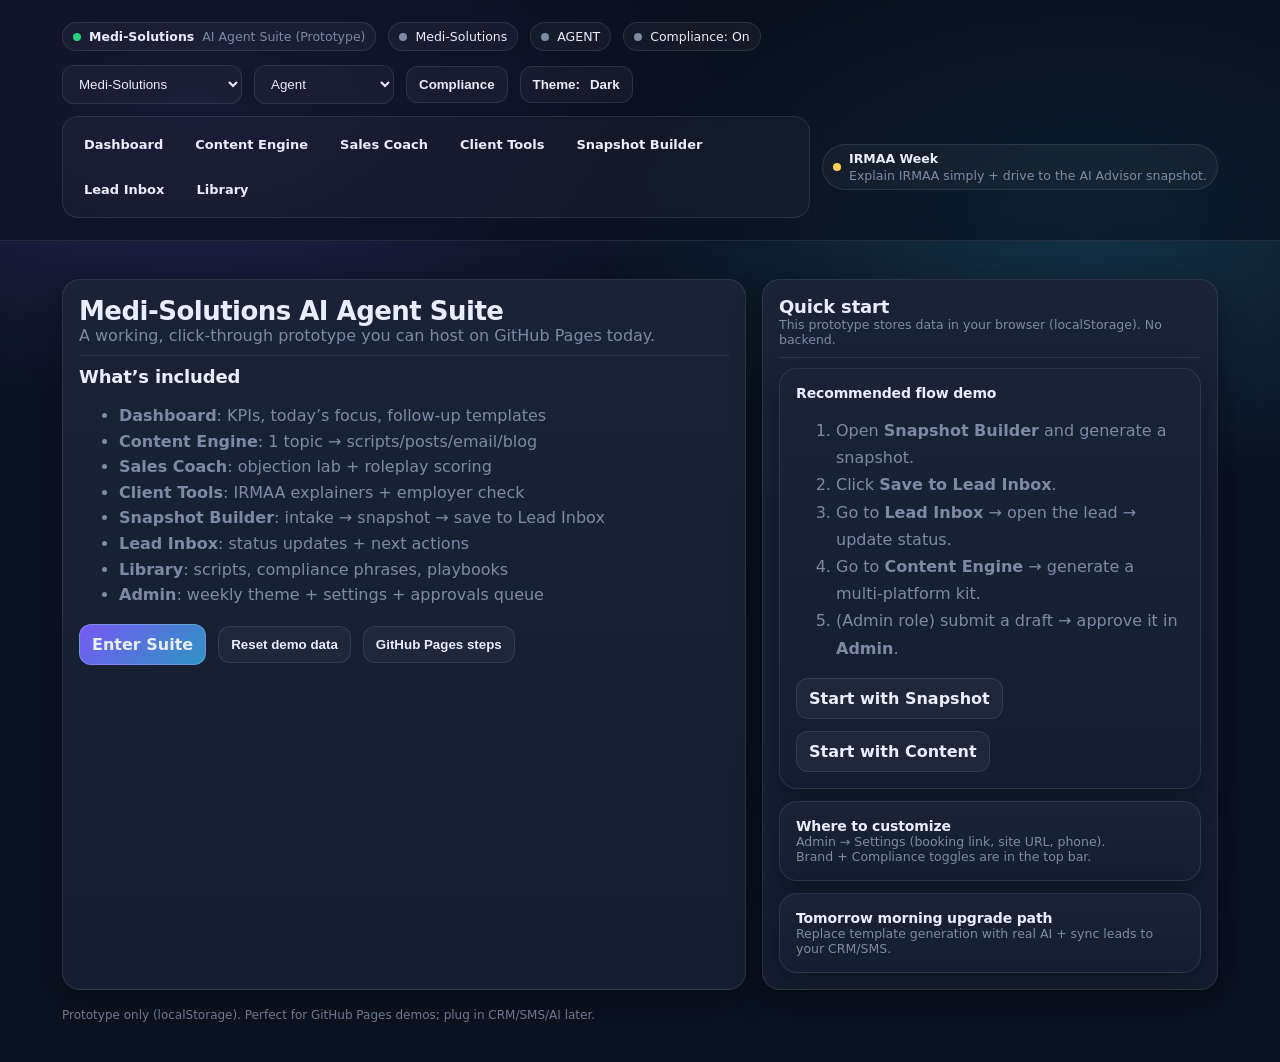
<file: index.html>
<!doctype html>
<html lang="en" data-theme="dark">
<head>
  <meta charset="utf-8"/>
  <meta name="viewport" content="width=device-width, initial-scale=1"/>
  <title>Medi‑Solutions AI Agent Suite (Prototype)</title>
  <link rel="stylesheet" href="assets/css/styles.css"/>
</head>
<body>
  <div class="topbar">
    <div class="container">
      <div class="row between" style="gap:14px; flex-wrap:wrap">
        <div class="row" style="gap:12px">
          <div class="badge"><span class="dot good"></span><strong>Medi‑Solutions</strong> <span class="muted small">AI Agent Suite (Prototype)</span></div>
          <div class="badge"><span class="dot"></span><span id="brandLabel">—</span></div>
          <div class="badge"><span class="dot"></span><span id="roleLabel">AGENT</span></div>
          <div class="badge"><span class="dot"></span><span id="complianceLabel">Compliance: On</span></div>
        </div>
        <div class="row" style="flex-wrap:wrap; justify-content:flex-end">
          <select id="brandSelect" class="input" style="width:180px">
            <option>Medi‑Solutions</option>
            <option>First Jersey</option>
            <option>Neutral Medicare Advisor</option>
          </select>
          <select id="roleSelect" class="input" style="width:140px">
            <option value="agent">Agent</option>
            <option value="manager">Manager</option>
            <option value="admin">Admin</option>
          </select>
          <button class="btn" id="toggleCompliance">Compliance</button>
          <button class="btn" id="toggleTheme">Theme: <span id="themeLabel">Dark</span></button>
        </div>
      </div>
      <div class="row between" style="margin-top:12px; gap:12px; flex-wrap:wrap">
        <div class="nav" style="flex:1">
          <a href="dashboard.html">Dashboard</a>
          <a href="content-engine.html">Content Engine</a>
          <a href="sales-coach.html">Sales Coach</a>
          <a href="client-tools.html">Client Tools</a>
          <a href="snapshot-builder.html">Snapshot Builder</a>
          <a href="leads.html">Lead Inbox</a>
          <a href="library.html">Library</a>
          <a href="admin.html" data-role="admin,manager">Admin</a>
        </div>
        <div class="badge" style="min-width:260px">
          <span class="dot warn"></span>
          <div class="col" style="gap:2px">
            <div class="small"><strong id="weeklyThemeTitle">Weekly Theme</strong></div>
            <div class="muted small" id="weeklyThemeFocus">—</div>
          </div>
        </div>
      </div>
    </div>
  </div>

  <div class="container">

<div class="grid cols-2" style="margin-top:16px">
  <div class="card pad">
    <div class="h1">Medi‑Solutions AI Agent Suite</div>
    <div class="muted">A working, click‑through prototype you can host on GitHub Pages today.</div>
    <hr/>
    <div class="h2">What’s included</div>
    <ul class="muted" style="line-height:1.6">
      <li><strong>Dashboard</strong>: KPIs, today’s focus, follow‑up templates</li>
      <li><strong>Content Engine</strong>: 1 topic → scripts/posts/email/blog</li>
      <li><strong>Sales Coach</strong>: objection lab + roleplay scoring</li>
      <li><strong>Client Tools</strong>: IRMAA explainers + employer check</li>
      <li><strong>Snapshot Builder</strong>: intake → snapshot → save to Lead Inbox</li>
      <li><strong>Lead Inbox</strong>: status updates + next actions</li>
      <li><strong>Library</strong>: scripts, compliance phrases, playbooks</li>
      <li><strong>Admin</strong>: weekly theme + settings + approvals queue</li>
    </ul>
    <div class="row" style="margin-top:12px; flex-wrap:wrap">
      <a class="btn primary" href="dashboard.html">Enter Suite</a>
      <button class="btn" id="seed">Reset demo data</button>
      <button class="btn" id="howto">GitHub Pages steps</button>
    </div>
  </div>

  <div class="card pad">
    <div class="h2">Quick start</div>
    <div class="muted small">This prototype stores data in your browser (localStorage). No backend.</div>
    <hr/>
    <div class="card pad">
      <div class="h3">Recommended flow demo</div>
      <ol class="muted" style="line-height:1.7">
        <li>Open <strong>Snapshot Builder</strong> and generate a snapshot.</li>
        <li>Click <strong>Save to Lead Inbox</strong>.</li>
        <li>Go to <strong>Lead Inbox</strong> → open the lead → update status.</li>
        <li>Go to <strong>Content Engine</strong> → generate a multi‑platform kit.</li>
        <li>(Admin role) submit a draft → approve it in <strong>Admin</strong>.</li>
      </ol>
      <div class="row" style="margin-top:10px; flex-wrap:wrap">
        <a class="btn" href="snapshot-builder.html">Start with Snapshot</a>
        <a class="btn" href="content-engine.html">Start with Content</a>
      </div>
    </div>

    <div class="card pad" style="margin-top:12px">
      <div class="h3">Where to customize</div>
      <div class="muted small">Admin → Settings (booking link, site URL, phone).</div>
      <div class="muted small">Brand + Compliance toggles are in the top bar.</div>
    </div>

    <div class="card pad" style="margin-top:12px">
      <div class="h3">Tomorrow morning upgrade path</div>
      <div class="muted small">Replace template generation with real AI + sync leads to your CRM/SMS.</div>
    </div>
  </div>
</div>

<div id="modal" style="display:none; position:fixed; inset:0; background:rgba(0,0,0,.55); z-index:100">
  <div class="container" style="max-width:980px; margin-top:60px">
    <div class="card pad">
      <div class="row between">
        <div class="h2" id="modalTitle">—</div>
        <button class="btn" id="close">Close</button>
      </div>
      <hr/>
      <div class="copy" id="modalBody">—</div>
    </div>
  </div>
</div>

    <div class="footer muted">
      Prototype only (localStorage). Perfect for GitHub Pages demos; plug in CRM/SMS/AI later.
    </div>
  </div>

  <script src="assets/js/app.js"></script>
  <script>
    document.addEventListener("DOMContentLoaded", ()=>{
      const s = MS.loadState();
      const t = document.getElementById("weeklyThemeTitle");
      const f = document.getElementById("weeklyThemeFocus");
      if(t) t.textContent = s.weeklyTheme.title || "Weekly Theme";
      if(f) f.textContent = s.weeklyTheme.focus || "";
    });
  </script>
  
<script>
document.addEventListener("DOMContentLoaded", ()=>{
  const modal = document.getElementById("modal");
  const title = document.getElementById("modalTitle");
  const body = document.getElementById("modalBody");
  const close = ()=> modal.style.display="none";
  document.getElementById("close").onclick=close;

  document.getElementById("seed").onclick=()=>{
    localStorage.removeItem("ms_ai_suite_v1");
    MS.toast("Demo data reset. Reloading...");
    setTimeout(()=>location.reload(), 600);
  };

  document.getElementById("howto").onclick=()=>{
    title.textContent = "GitHub Pages quick steps";
    body.textContent =
`1) Create a new GitHub repo (public is easiest for Pages).
2) Upload ALL files from this folder (keep structure).
3) Repo Settings → Pages:
   • Build and deployment: Deploy from a branch
   • Branch: main /root
4) Wait for the Pages URL (it will show in the Pages section).
5) Open the URL and test:
   • index.html → Enter Suite

Tip: If Pages isn’t showing, check you’re in the repo Settings (not profile settings).
`;
    modal.style.display="block";
  };
});
</script>

</body>
</html>
</file>
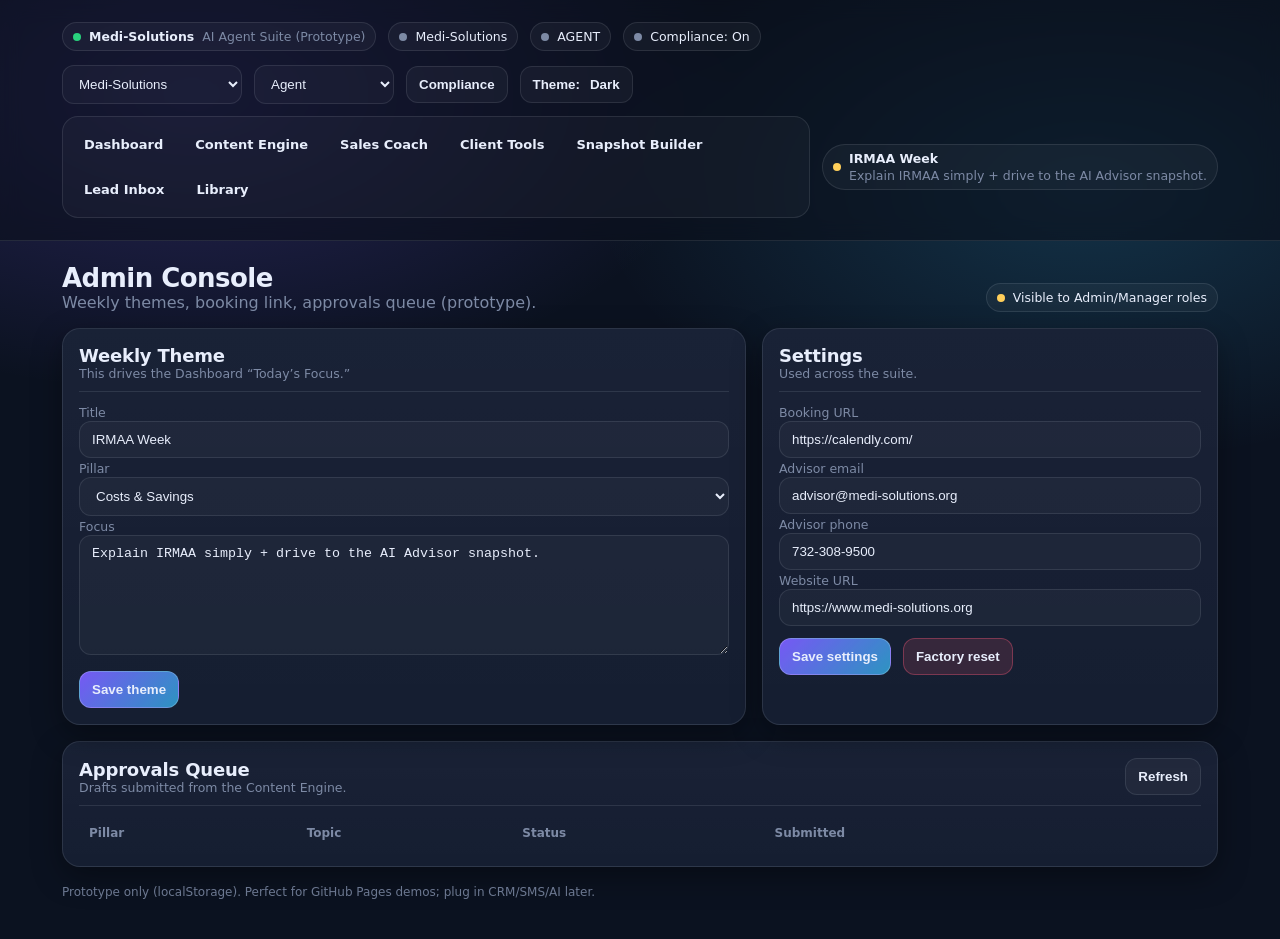
<file: admin.html>
<!doctype html>
<html lang="en" data-theme="dark">
<head>
  <meta charset="utf-8"/>
  <meta name="viewport" content="width=device-width, initial-scale=1"/>
  <title>Admin — Medi‑Solutions AI Agent Suite</title>
  <link rel="stylesheet" href="assets/css/styles.css"/>
</head>
<body>
  <div class="topbar">
    <div class="container">
      <div class="row between" style="gap:14px; flex-wrap:wrap">
        <div class="row" style="gap:12px">
          <div class="badge"><span class="dot good"></span><strong>Medi‑Solutions</strong> <span class="muted small">AI Agent Suite (Prototype)</span></div>
          <div class="badge"><span class="dot"></span><span id="brandLabel">—</span></div>
          <div class="badge"><span class="dot"></span><span id="roleLabel">AGENT</span></div>
          <div class="badge"><span class="dot"></span><span id="complianceLabel">Compliance: On</span></div>
        </div>
        <div class="row" style="flex-wrap:wrap; justify-content:flex-end">
          <select id="brandSelect" class="input" style="width:180px">
            <option>Medi‑Solutions</option>
            <option>First Jersey</option>
            <option>Neutral Medicare Advisor</option>
          </select>
          <select id="roleSelect" class="input" style="width:140px">
            <option value="agent">Agent</option>
            <option value="manager">Manager</option>
            <option value="admin">Admin</option>
          </select>
          <button class="btn" id="toggleCompliance">Compliance</button>
          <button class="btn" id="toggleTheme">Theme: <span id="themeLabel">Dark</span></button>
        </div>
      </div>
      <div class="row between" style="margin-top:12px; gap:12px; flex-wrap:wrap">
        <div class="nav" style="flex:1">
          <a href="dashboard.html">Dashboard</a>
          <a href="content-engine.html">Content Engine</a>
          <a href="sales-coach.html">Sales Coach</a>
          <a href="client-tools.html">Client Tools</a>
          <a href="snapshot-builder.html">Snapshot Builder</a>
          <a href="leads.html">Lead Inbox</a>
          <a href="library.html">Library</a>
          <a href="admin.html" data-role="admin,manager">Admin</a>
        </div>
        <div class="badge" style="min-width:260px">
          <span class="dot warn"></span>
          <div class="col" style="gap:2px">
            <div class="small"><strong id="weeklyThemeTitle">Weekly Theme</strong></div>
            <div class="muted small" id="weeklyThemeFocus">—</div>
          </div>
        </div>
      </div>
    </div>
  </div>

  <div class="container">

<div class="row between" style="align-items:flex-end; flex-wrap:wrap">
  <div>
    <div class="h1">Admin Console</div>
    <div class="muted">Weekly themes, booking link, approvals queue (prototype).</div>
  </div>
  <span class="badge"><span class="dot warn"></span><span class="small">Visible to Admin/Manager roles</span></span>
</div>

<div class="grid cols-2" style="margin-top:16px">
  <div class="card pad">
    <div class="h2">Weekly Theme</div>
    <div class="muted small">This drives the Dashboard “Today’s Focus.”</div>
    <hr/>
    <label>Title</label>
    <input class="input" id="wtTitle"/>
    <label style="margin-top:10px">Pillar</label>
    <select class="input" id="wtPillar"></select>
    <label style="margin-top:10px">Focus</label>
    <textarea class="input" id="wtFocus"></textarea>
    <div class="row" style="margin-top:12px; flex-wrap:wrap">
      <button class="btn primary" id="saveTheme">Save theme</button>
    </div>
  </div>

  <div class="card pad">
    <div class="h2">Settings</div>
    <div class="muted small">Used across the suite.</div>
    <hr/>
    <label>Booking URL</label>
    <input class="input" id="bookingUrl"/>
    <label style="margin-top:10px">Advisor email</label>
    <input class="input" id="advisorEmail"/>
    <label style="margin-top:10px">Advisor phone</label>
    <input class="input" id="advisorPhone"/>
    <label style="margin-top:10px">Website URL</label>
    <input class="input" id="siteUrl"/>
    <div class="row" style="margin-top:12px; flex-wrap:wrap">
      <button class="btn primary" id="saveSettings">Save settings</button>
      <button class="btn danger" id="factoryReset">Factory reset</button>
    </div>
  </div>
</div>

<div class="card pad" style="margin-top:16px">
  <div class="row between">
    <div>
      <div class="h2">Approvals Queue</div>
      <div class="muted small">Drafts submitted from the Content Engine.</div>
    </div>
    <button class="btn" id="refresh">Refresh</button>
  </div>
  <hr/>
  <div id="queue"></div>
</div>

<div id="approvalModal" style="display:none; position:fixed; inset:0; background:rgba(0,0,0,.55); z-index:100">
  <div class="container" style="max-width:980px; margin-top:60px">
    <div class="card pad">
      <div class="row between">
        <div class="h2">Review Draft</div>
        <button class="btn" id="closeApproval">Close</button>
      </div>
      <hr/>
      <div id="approvalBody"></div>
      <div class="row" style="margin-top:12px; flex-wrap:wrap">
        <button class="btn good" id="approve">Approve</button>
        <button class="btn danger" id="reject">Reject</button>
      </div>
    </div>
  </div>
</div>

    <div class="footer muted">
      Prototype only (localStorage). Perfect for GitHub Pages demos; plug in CRM/SMS/AI later.
    </div>
  </div>

  <script src="assets/js/app.js"></script>
  <script>
    document.addEventListener("DOMContentLoaded", ()=>{
      const s = MS.loadState();
      const t = document.getElementById("weeklyThemeTitle");
      const f = document.getElementById("weeklyThemeFocus");
      if(t) t.textContent = s.weeklyTheme.title || "Weekly Theme";
      if(f) f.textContent = s.weeklyTheme.focus || "";
    });
  </script>
  
<script>
function fillPillars(){
  const s = MS.loadState();
  const el = document.getElementById("wtPillar");
  el.innerHTML = s.templates.pillars.map(p=>`<option>${p.name}</option>`).join("");
}
function loadForm(){
  const s = MS.loadState();
  document.getElementById("wtTitle").value = s.weeklyTheme.title || "";
  document.getElementById("wtPillar").value = s.weeklyTheme.pillar || s.templates.pillars[0].name;
  document.getElementById("wtFocus").value = s.weeklyTheme.focus || "";

  document.getElementById("bookingUrl").value = s.settings.bookingUrl || "";
  document.getElementById("advisorEmail").value = s.settings.advisorEmail || "";
  document.getElementById("advisorPhone").value = s.settings.advisorPhone || "";
  document.getElementById("siteUrl").value = s.settings.siteUrl || "";
}
function renderQueue(){
  const s = MS.loadState();
  const q = s.approvals || [];
  const rows = q.slice(0,10).map(a=>{
    const d = (s.contentDrafts||[]).find(x=>x.id===a.draftId);
    const topic = d?.payload?.topic || "—";
    const pillar = d?.payload?.pillar || "—";
    return `<tr>
      <td>${MS.escapeHtml(pillar)}</td>
      <td>${MS.escapeHtml(topic)}</td>
      <td><span class="pill warn">${MS.escapeHtml(a.status||"Pending")}</span></td>
      <td class="small muted">${MS.formatDate(a.submittedAt)}</td>
      <td><button class="btn" data-open="${a.id}">Review</button></td>
    </tr>`;
  }).join("");
  document.getElementById("queue").innerHTML = `
    <table class="table">
      <thead><tr><th>Pillar</th><th>Topic</th><th>Status</th><th>Submitted</th><th></th></tr></thead>
      <tbody>${rows || ""}</tbody>
    </table>`;
  document.querySelectorAll("button[data-open]").forEach(b=>b.onclick=()=>openApproval(b.dataset.open));
}
function openApproval(approvalId){
  const s = MS.loadState();
  const a = (s.approvals||[]).find(x=>x.id===approvalId);
  if(!a) return;
  const d = (s.contentDrafts||[]).find(x=>x.id===a.draftId);
  window.__approvalId = approvalId;

  const body = document.getElementById("approvalBody");
  body.innerHTML = `
    <div class="row between">
      <div>
        <div class="h2">${MS.escapeHtml(d?.payload?.topic || "")}</div>
        <div class="muted small">${MS.escapeHtml(d?.payload?.pillar || "")} • ${MS.escapeHtml(d?.payload?.tone || "")}</div>
      </div>
      <button class="btn" id="copyDraftAll">Copy All</button>
    </div>
    <hr/>
    <div class="card pad"><div class="h3">Script</div><div class="copy">${MS.escapeHtml(d?.outputs?.script||"")}</div></div>
    <div class="card pad" style="margin-top:12px"><div class="h3">Caption</div><div class="copy">${MS.escapeHtml(d?.outputs?.caption||"")}</div></div>
  `;
  document.getElementById("approvalModal").style.display="block";
  document.getElementById("copyDraftAll").onclick=()=>{
    const o = d.outputs || {};
    const all = `=== SCRIPT ===\n${o.script||""}\n\n=== CAPTION ===\n${o.caption||""}\n\n=== LINKEDIN ===\n${o.linkedin||""}\n\n=== EMAIL ===\n${o.email||""}\n\n=== BLOG ===\n${o.blog||""}`;
    MS.copyToClipboard(all);
  };
}
function closeApproval(){ document.getElementById("approvalModal").style.display="none"; }

document.addEventListener("DOMContentLoaded", ()=>{
  fillPillars();
  loadForm();

  document.getElementById("saveTheme").onclick=()=>{
    MS.updateState(st=>{
      st.weeklyTheme = {
        title: document.getElementById("wtTitle").value,
        pillar: document.getElementById("wtPillar").value,
        focus: document.getElementById("wtFocus").value,
        updatedAt: new Date().toISOString()
      };
    });
    MS.toast("Theme saved. Go to Dashboard to see it.");
  };

  document.getElementById("saveSettings").onclick=()=>{
    MS.updateState(st=>{
      st.settings.bookingUrl = document.getElementById("bookingUrl").value;
      st.settings.advisorEmail = document.getElementById("advisorEmail").value;
      st.settings.advisorPhone = document.getElementById("advisorPhone").value;
      st.settings.siteUrl = document.getElementById("siteUrl").value;
    });
    MS.toast("Settings saved.");
  };

  document.getElementById("factoryReset").onclick=()=>{
    localStorage.removeItem("ms_ai_suite_v1");
    MS.toast("Reset. Reload the page.");
  };

  document.getElementById("refresh").onclick=renderQueue;
  document.getElementById("closeApproval").onclick=closeApproval;
  document.getElementById("approve").onclick=()=>{
    const id = window.__approvalId;
    if(!id) return;
    MS.updateState(st=>{
      const a = st.approvals.find(x=>x.id===id);
      if(a) a.status="Approved";
    });
    MS.toast("Approved.");
    closeApproval(); renderQueue();
  };
  document.getElementById("reject").onclick=()=>{
    const id = window.__approvalId;
    if(!id) return;
    MS.updateState(st=>{
      const a = st.approvals.find(x=>x.id===id);
      if(a) a.status="Rejected";
    });
    MS.toast("Rejected.");
    closeApproval(); renderQueue();
  };

  renderQueue();
});
</script>

</body>
</html>
</file>
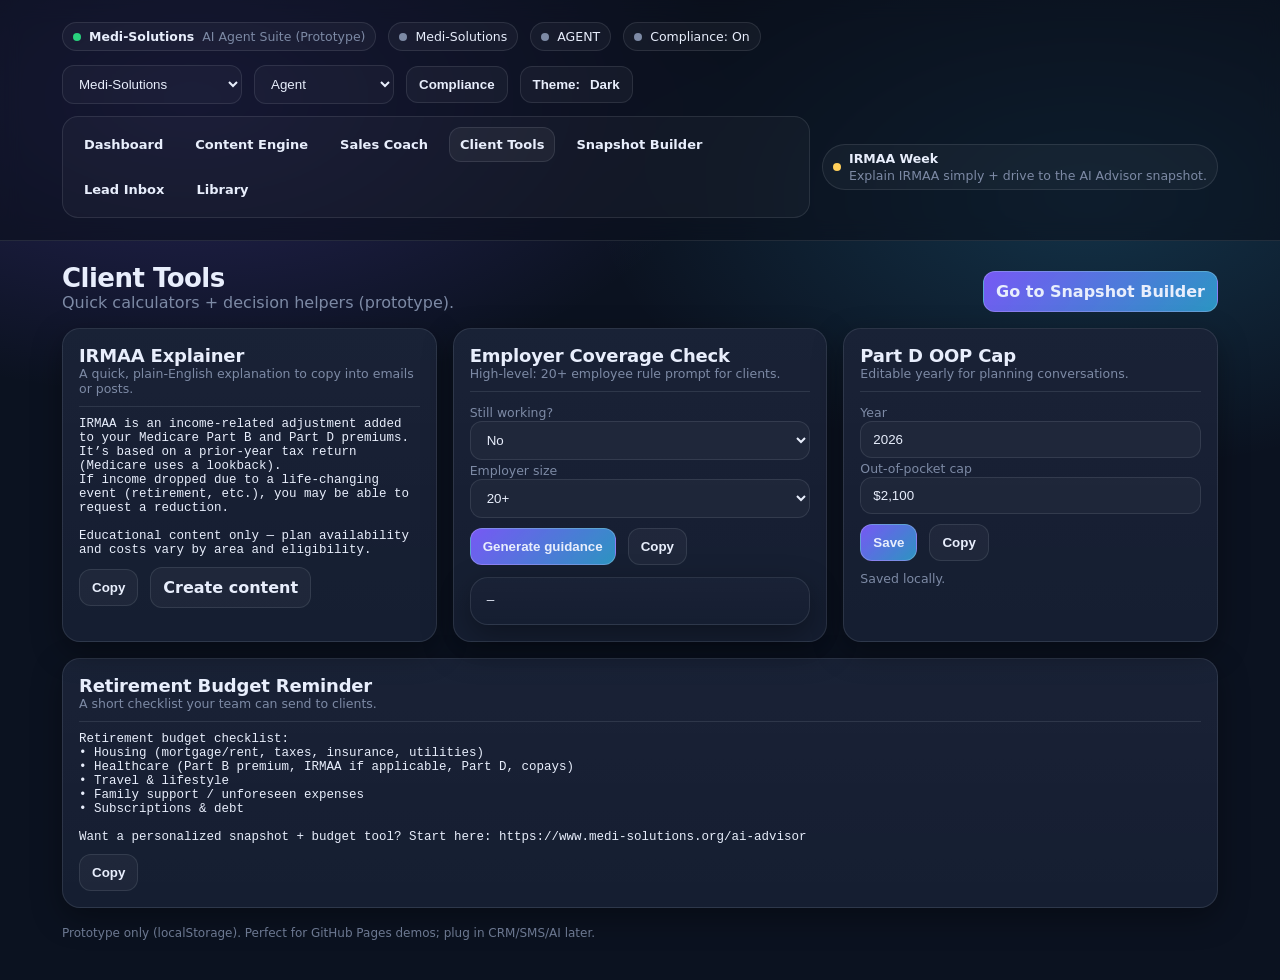
<file: client-tools.html>
<!doctype html>
<html lang="en" data-theme="dark">
<head>
  <meta charset="utf-8"/>
  <meta name="viewport" content="width=device-width, initial-scale=1"/>
  <title>Client Tools — Medi‑Solutions AI Agent Suite</title>
  <link rel="stylesheet" href="assets/css/styles.css"/>
</head>
<body>
  <div class="topbar">
    <div class="container">
      <div class="row between" style="gap:14px; flex-wrap:wrap">
        <div class="row" style="gap:12px">
          <div class="badge"><span class="dot good"></span><strong>Medi‑Solutions</strong> <span class="muted small">AI Agent Suite (Prototype)</span></div>
          <div class="badge"><span class="dot"></span><span id="brandLabel">—</span></div>
          <div class="badge"><span class="dot"></span><span id="roleLabel">AGENT</span></div>
          <div class="badge"><span class="dot"></span><span id="complianceLabel">Compliance: On</span></div>
        </div>
        <div class="row" style="flex-wrap:wrap; justify-content:flex-end">
          <select id="brandSelect" class="input" style="width:180px">
            <option>Medi‑Solutions</option>
            <option>First Jersey</option>
            <option>Neutral Medicare Advisor</option>
          </select>
          <select id="roleSelect" class="input" style="width:140px">
            <option value="agent">Agent</option>
            <option value="manager">Manager</option>
            <option value="admin">Admin</option>
          </select>
          <button class="btn" id="toggleCompliance">Compliance</button>
          <button class="btn" id="toggleTheme">Theme: <span id="themeLabel">Dark</span></button>
        </div>
      </div>
      <div class="row between" style="margin-top:12px; gap:12px; flex-wrap:wrap">
        <div class="nav" style="flex:1">
          <a href="dashboard.html">Dashboard</a>
          <a href="content-engine.html">Content Engine</a>
          <a href="sales-coach.html">Sales Coach</a>
          <a href="client-tools.html">Client Tools</a>
          <a href="snapshot-builder.html">Snapshot Builder</a>
          <a href="leads.html">Lead Inbox</a>
          <a href="library.html">Library</a>
          <a href="admin.html" data-role="admin,manager">Admin</a>
        </div>
        <div class="badge" style="min-width:260px">
          <span class="dot warn"></span>
          <div class="col" style="gap:2px">
            <div class="small"><strong id="weeklyThemeTitle">Weekly Theme</strong></div>
            <div class="muted small" id="weeklyThemeFocus">—</div>
          </div>
        </div>
      </div>
    </div>
  </div>

  <div class="container">

<div class="row between" style="align-items:flex-end; flex-wrap:wrap">
  <div>
    <div class="h1">Client Tools</div>
    <div class="muted">Quick calculators + decision helpers (prototype).</div>
  </div>
  <a class="btn primary" href="snapshot-builder.html">Go to Snapshot Builder</a>
</div>

<div class="grid cols-3" style="margin-top:16px">
  <div class="card pad">
    <div class="h2">IRMAA Explainer</div>
    <div class="muted small">A quick, plain-English explanation to copy into emails or posts.</div>
    <hr/>
    <div class="copy" id="irmaaText">—</div>
    <div class="row" style="margin-top:10px; flex-wrap:wrap">
      <button class="btn" id="copyIrmaa">Copy</button>
      <a class="btn" href="content-engine.html">Create content</a>
    </div>
  </div>

  <div class="card pad">
    <div class="h2">Employer Coverage Check</div>
    <div class="muted small">High-level: 20+ employee rule prompt for clients.</div>
    <hr/>
    <label>Still working?</label>
    <select class="input" id="work">
      <option>No</option>
      <option>Yes</option>
    </select>
    <label style="margin-top:10px">Employer size</label>
    <select class="input" id="size">
      <option>Under 20</option>
      <option selected>20+</option>
      <option>Not sure</option>
    </select>
    <div class="row" style="margin-top:10px">
      <button class="btn primary" id="eval">Generate guidance</button>
      <button class="btn" id="copyEval">Copy</button>
    </div>
    <div class="card pad" style="margin-top:12px">
      <div class="copy" id="evalOut">—</div>
    </div>
  </div>

  <div class="card pad">
    <div class="h2">Part D OOP Cap</div>
    <div class="muted small">Editable yearly for planning conversations.</div>
    <hr/>
    <label>Year</label>
    <input id="capYear" class="input" value="2026"/>
    <label style="margin-top:10px">Out-of-pocket cap</label>
    <input id="capAmt" class="input" value="$2,100"/>
    <div class="row" style="margin-top:10px">
      <button class="btn primary" id="saveCap">Save</button>
      <button class="btn" id="copyCap">Copy</button>
    </div>
    <div class="muted small" style="margin-top:10px">Saved locally.</div>
  </div>
</div>

<div class="card pad" style="margin-top:16px">
  <div class="h2">Retirement Budget Reminder</div>
  <div class="muted small">A short checklist your team can send to clients.</div>
  <hr/>
  <div class="copy" id="budgetText">—</div>
  <div class="row" style="margin-top:10px">
    <button class="btn" id="copyBudget">Copy</button>
  </div>
</div>

    <div class="footer muted">
      Prototype only (localStorage). Perfect for GitHub Pages demos; plug in CRM/SMS/AI later.
    </div>
  </div>

  <script src="assets/js/app.js"></script>
  <script>
    document.addEventListener("DOMContentLoaded", ()=>{
      const s = MS.loadState();
      const t = document.getElementById("weeklyThemeTitle");
      const f = document.getElementById("weeklyThemeFocus");
      if(t) t.textContent = s.weeklyTheme.title || "Weekly Theme";
      if(f) f.textContent = s.weeklyTheme.focus || "";
    });
  </script>
  
<script>
document.addEventListener("DOMContentLoaded", ()=>{
  const s = MS.loadState();
  const cap = JSON.parse(localStorage.getItem("ms_partd_cap")||"null") || {year:"2026", amt:"$2,100"};
  document.getElementById("capYear").value = cap.year;
  document.getElementById("capAmt").value = cap.amt;

  const irmaa = [
    "IRMAA is an income-related adjustment added to your Medicare Part B and Part D premiums.",
    "It’s based on a prior-year tax return (Medicare uses a lookback).",
    "If income dropped due to a life-changing event (retirement, etc.), you may be able to request a reduction.",
    s.session.complianceMode ? "\n" + s.templates.compliancePhrases[0] : ""
  ].join("\n");
  document.getElementById("irmaaText").textContent = irmaa;
  document.getElementById("copyIrmaa").onclick=()=>MS.copyToClipboard(irmaa);

  document.getElementById("eval").onclick=()=>{
    const work = document.getElementById("work").value;
    const size = document.getElementById("size").value;
    let out = "";
    if(work==="Yes" && size==="20+"){
      out = "If your employer has 20+ employees, you may be able to delay Part B without penalty (confirm with HR and your plan). When coverage ends, you typically get a Special Enrollment Period.";
    } else if(work==="Yes" && size==="Under 20"){
      out = "If your employer has under 20 employees, Medicare often becomes primary at 65. It’s important to confirm timing to avoid coverage gaps.";
    } else {
      out = "If you’re not working, we should align your Part B start date with your timeline and make sure you have drug coverage planning in place.";
    }
    if(s.session.complianceMode) out += "\n\n" + s.templates.compliancePhrases[2];
    document.getElementById("evalOut").textContent = out;
    window.__evalOut = out;
  };
  document.getElementById("copyEval").onclick=()=>MS.copyToClipboard(window.__evalOut||"");

  document.getElementById("saveCap").onclick=()=>{
    const cap2 = {year: document.getElementById("capYear").value, amt: document.getElementById("capAmt").value};
    localStorage.setItem("ms_partd_cap", JSON.stringify(cap2));
    MS.toast("Saved.");
  };
  document.getElementById("copyCap").onclick=()=>{
    const y = document.getElementById("capYear").value;
    const a = document.getElementById("capAmt").value;
    MS.copyToClipboard(`Part D out-of-pocket cap for ${y}: ${a} (confirm current year rules when reviewing).`);
  };

  const budget = [
    "Retirement budget checklist:",
    "• Housing (mortgage/rent, taxes, insurance, utilities)",
    "• Healthcare (Part B premium, IRMAA if applicable, Part D, copays)",
    "• Travel & lifestyle",
    "• Family support / unforeseen expenses",
    "• Subscriptions & debt",
    "",
    "Want a personalized snapshot + budget tool? Start here: " + s.settings.siteUrl + "/ai-advisor"
  ].join("\n");
  document.getElementById("budgetText").textContent = budget;
  document.getElementById("copyBudget").onclick=()=>MS.copyToClipboard(budget);
});
</script>

</body>
</html>
</file>
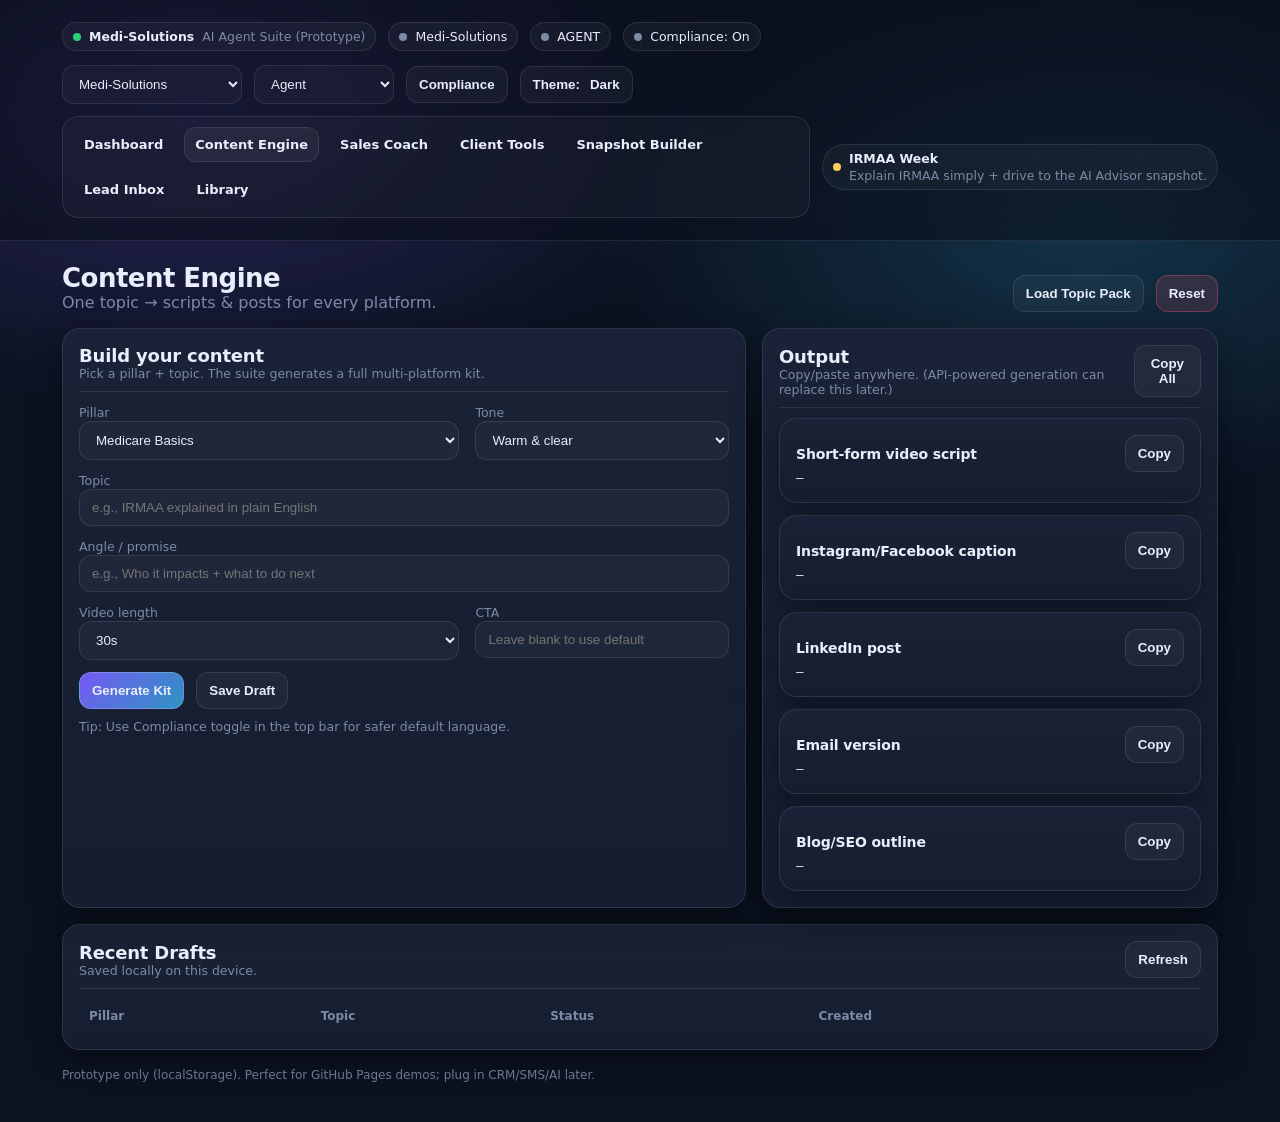
<file: content-engine.html>
<!doctype html>
<html lang="en" data-theme="dark">
<head>
  <meta charset="utf-8"/>
  <meta name="viewport" content="width=device-width, initial-scale=1"/>
  <title>Content Engine — Medi‑Solutions AI Agent Suite</title>
  <link rel="stylesheet" href="assets/css/styles.css"/>
</head>
<body>
  <div class="topbar">
    <div class="container">
      <div class="row between" style="gap:14px; flex-wrap:wrap">
        <div class="row" style="gap:12px">
          <div class="badge"><span class="dot good"></span><strong>Medi‑Solutions</strong> <span class="muted small">AI Agent Suite (Prototype)</span></div>
          <div class="badge"><span class="dot"></span><span id="brandLabel">—</span></div>
          <div class="badge"><span class="dot"></span><span id="roleLabel">AGENT</span></div>
          <div class="badge"><span class="dot"></span><span id="complianceLabel">Compliance: On</span></div>
        </div>
        <div class="row" style="flex-wrap:wrap; justify-content:flex-end">
          <select id="brandSelect" class="input" style="width:180px">
            <option>Medi‑Solutions</option>
            <option>First Jersey</option>
            <option>Neutral Medicare Advisor</option>
          </select>
          <select id="roleSelect" class="input" style="width:140px">
            <option value="agent">Agent</option>
            <option value="manager">Manager</option>
            <option value="admin">Admin</option>
          </select>
          <button class="btn" id="toggleCompliance">Compliance</button>
          <button class="btn" id="toggleTheme">Theme: <span id="themeLabel">Dark</span></button>
        </div>
      </div>
      <div class="row between" style="margin-top:12px; gap:12px; flex-wrap:wrap">
        <div class="nav" style="flex:1">
          <a href="dashboard.html">Dashboard</a>
          <a href="content-engine.html">Content Engine</a>
          <a href="sales-coach.html">Sales Coach</a>
          <a href="client-tools.html">Client Tools</a>
          <a href="snapshot-builder.html">Snapshot Builder</a>
          <a href="leads.html">Lead Inbox</a>
          <a href="library.html">Library</a>
          <a href="admin.html" data-role="admin,manager">Admin</a>
        </div>
        <div class="badge" style="min-width:260px">
          <span class="dot warn"></span>
          <div class="col" style="gap:2px">
            <div class="small"><strong id="weeklyThemeTitle">Weekly Theme</strong></div>
            <div class="muted small" id="weeklyThemeFocus">—</div>
          </div>
        </div>
      </div>
    </div>
  </div>

  <div class="container">

<div class="row between" style="align-items:flex-end; flex-wrap:wrap">
  <div>
    <div class="h1">Content Engine</div>
    <div class="muted">One topic → scripts & posts for every platform.</div>
  </div>
  <div class="row" style="flex-wrap:wrap">
    <button class="btn" id="loadPack">Load Topic Pack</button>
    <button class="btn danger" id="reset">Reset</button>
  </div>
</div>

<div class="grid cols-2" style="margin-top:16px">
  <div class="card pad">
    <div class="h2">Build your content</div>
    <div class="muted small">Pick a pillar + topic. The suite generates a full multi‑platform kit.</div>
    <hr/>
    <div class="grid cols-2">
      <div>
        <label>Pillar</label>
        <select id="pillar" class="input"></select>
      </div>
      <div>
        <label>Tone</label>
        <select id="tone" class="input"></select>
      </div>
    </div>

    <div style="margin-top:10px">
      <label>Topic</label>
      <input id="topic" class="input" placeholder="e.g., IRMAA explained in plain English"/>
    </div>

    <div style="margin-top:10px">
      <label>Angle / promise</label>
      <input id="angle" class="input" placeholder="e.g., Who it impacts + what to do next"/>
    </div>

    <div class="grid cols-2" style="margin-top:10px">
      <div>
        <label>Video length</label>
        <select id="length" class="input">
          <option>15s</option><option selected>30s</option><option>60s</option>
        </select>
      </div>
      <div>
        <label>CTA</label>
        <input id="cta" class="input" placeholder="Leave blank to use default"/>
      </div>
    </div>

    <div class="row" style="margin-top:12px; flex-wrap:wrap">
      <button class="btn primary" id="generate">Generate Kit</button>
      <button class="btn" id="saveDraft">Save Draft</button>
      <button class="btn" id="submitApproval" data-role="manager,admin">Submit for Approval</button>
    </div>

    <div class="muted small" style="margin-top:10px">
      Tip: Use Compliance toggle in the top bar for safer default language.
    </div>
  </div>

  <div class="card pad">
    <div class="row between">
      <div>
        <div class="h2">Output</div>
        <div class="muted small">Copy/paste anywhere. (API-powered generation can replace this later.)</div>
      </div>
      <button class="btn" id="copyAll">Copy All</button>
    </div>
    <hr/>
    <div class="col" style="gap:12px">
      <div class="card pad">
        <div class="row between">
          <div class="h3">Short‑form video script</div>
          <button class="btn" id="copyScript">Copy</button>
        </div>
        <div class="copy" id="outScript">—</div>
      </div>

      <div class="card pad">
        <div class="row between">
          <div class="h3">Instagram/Facebook caption</div>
          <button class="btn" id="copyCaption">Copy</button>
        </div>
        <div class="copy" id="outCaption">—</div>
      </div>

      <div class="card pad">
        <div class="row between">
          <div class="h3">LinkedIn post</div>
          <button class="btn" id="copyLinkedIn">Copy</button>
        </div>
        <div class="copy" id="outLinkedIn">—</div>
      </div>

      <div class="card pad">
        <div class="row between">
          <div class="h3">Email version</div>
          <button class="btn" id="copyEmail2">Copy</button>
        </div>
        <div class="copy" id="outEmail">—</div>
      </div>

      <div class="card pad">
        <div class="row between">
          <div class="h3">Blog/SEO outline</div>
          <button class="btn" id="copyBlog">Copy</button>
        </div>
        <div class="copy" id="outBlog">—</div>
      </div>
    </div>
  </div>
</div>

<div class="card pad" style="margin-top:16px">
  <div class="row between">
    <div>
      <div class="h2">Recent Drafts</div>
      <div class="muted small">Saved locally on this device.</div>
    </div>
    <button class="btn" id="refreshDrafts">Refresh</button>
  </div>
  <hr/>
  <div id="drafts"></div>
</div>

    <div class="footer muted">
      Prototype only (localStorage). Perfect for GitHub Pages demos; plug in CRM/SMS/AI later.
    </div>
  </div>

  <script src="assets/js/app.js"></script>
  <script>
    document.addEventListener("DOMContentLoaded", ()=>{
      const s = MS.loadState();
      const t = document.getElementById("weeklyThemeTitle");
      const f = document.getElementById("weeklyThemeFocus");
      if(t) t.textContent = s.weeklyTheme.title || "Weekly Theme";
      if(f) f.textContent = s.weeklyTheme.focus || "";
    });
  </script>
  
<script src="assets/js/content-engine.js"></script>
<script>
function fillSelect(id, items){
  const el = document.getElementById(id);
  el.innerHTML = items.map(x=>`<option>${x.name||x}</option>`).join("");
}
function renderDrafts(){
  const s = MS.loadState();
  const drafts = s.contentDrafts || [];
  const rows = drafts.slice(0,8).map(d=>{
    const p = d.payload || {};
    return `<tr>
      <td>${MS.escapeHtml(p.pillar||"")}</td>
      <td>${MS.escapeHtml(p.topic||"")}</td>
      <td><span class="pill ${d.status==="Submitted"?"warn":""}">${MS.escapeHtml(d.status||"Draft")}</span></td>
      <td class="small muted">${MS.formatDate(d.createdAt)}</td>
      <td><button class="btn" data-open="${d.id}">Open</button></td>
    </tr>`;
  }).join("");
  document.getElementById("drafts").innerHTML = `
    <table class="table">
      <thead><tr><th>Pillar</th><th>Topic</th><th>Status</th><th>Created</th><th></th></tr></thead>
      <tbody>${rows || ""}</tbody>
    </table>`;
  document.querySelectorAll("button[data-open]").forEach(b=>{
    b.onclick = ()=>{
      const s = MS.loadState();
      const d = s.contentDrafts.find(x=>x.id===b.dataset.open);
      if(!d) return;
      document.getElementById("pillar").value = d.payload.pillar;
      document.getElementById("tone").value = d.payload.tone;
      document.getElementById("topic").value = d.payload.topic;
      document.getElementById("angle").value = d.payload.angle;
      document.getElementById("length").value = d.payload.length;
      document.getElementById("cta").value = d.payload.cta || "";
      setOutputs(d.outputs);
      MS.toast("Draft loaded.");
    };
  });
}
function setOutputs(o){
  document.getElementById("outScript").textContent = o?.script || "—";
  document.getElementById("outCaption").textContent = o?.caption || "—";
  document.getElementById("outLinkedIn").textContent = o?.linkedin || "—";
  document.getElementById("outEmail").textContent = o?.email || "—";
  document.getElementById("outBlog").textContent = o?.blog || "—";
}
document.addEventListener("DOMContentLoaded", ()=>{
  const s = MS.loadState();
  fillSelect("pillar", s.templates.pillars);
  fillSelect("tone", s.templates.tones);

  // Load one-click payload if present
  const oc = localStorage.getItem("ms_oneclick_payload");
  if(oc){
    try{
      const p = JSON.parse(oc);
      document.getElementById("pillar").value = p.pillar || "Costs & Savings";
      document.getElementById("topic").value = p.topic || "";
      document.getElementById("angle").value = p.angle || "";
      localStorage.removeItem("ms_oneclick_payload");
    }catch(e){}
  }

  document.getElementById("loadPack").onclick=()=>{
    const pack = s.templates.topicPacks[Math.floor(Math.random()*s.templates.topicPacks.length)];
    document.getElementById("pillar").value = pack.pillar;
    document.getElementById("topic").value = pack.topic;
    document.getElementById("angle").value = pack.angle;
  };
  document.getElementById("reset").onclick=()=>{
    ["topic","angle","cta"].forEach(id=>document.getElementById(id).value="");
    setOutputs(null);
  };

  document.getElementById("generate").onclick=()=>{
    const payload = {
      pillar: document.getElementById("pillar").value,
      tone: document.getElementById("tone").value,
      topic: document.getElementById("topic").value || "Medicare tip",
      angle: document.getElementById("angle").value,
      length: document.getElementById("length").value,
      cta: document.getElementById("cta").value
    };
    const out = ContentEngine.genOutputs(payload);
    setOutputs(out);
    window.__lastPayload = payload;
    window.__lastOut = out;
    MS.toast("Kit generated.");
  };

  document.getElementById("saveDraft").onclick=()=>{
    if(!window.__lastPayload || !window.__lastOut){ MS.toast("Generate first."); return; }
    ContentEngine.saveDraft(window.__lastPayload, window.__lastOut);
    MS.toast("Draft saved.");
    renderDrafts();
  };

  document.getElementById("submitApproval").onclick=()=>{
    const s2 = MS.loadState();
    const latest = s2.contentDrafts?.[0];
    if(!latest){ MS.toast("Save a draft first."); return; }
    ContentEngine.submitForApproval(latest.id);
    MS.toast("Submitted for approval.");
    renderDrafts();
  };

  const copyAll = ()=>{
    const o = window.__lastOut;
    if(!o){ MS.toast("Generate first."); return; }
    const all = `=== SCRIPT ===\n${o.script}\n\n=== CAPTION ===\n${o.caption}\n\n=== LINKEDIN ===\n${o.linkedin}\n\n=== EMAIL ===\n${o.email}\n\n=== BLOG ===\n${o.blog}`;
    MS.copyToClipboard(all);
  };
  document.getElementById("copyAll").onclick=copyAll;
  document.getElementById("copyScript").onclick=()=>MS.copyToClipboard(document.getElementById("outScript").textContent);
  document.getElementById("copyCaption").onclick=()=>MS.copyToClipboard(document.getElementById("outCaption").textContent);
  document.getElementById("copyLinkedIn").onclick=()=>MS.copyToClipboard(document.getElementById("outLinkedIn").textContent);
  document.getElementById("copyEmail2").onclick=()=>MS.copyToClipboard(document.getElementById("outEmail").textContent);
  document.getElementById("copyBlog").onclick=()=>MS.copyToClipboard(document.getElementById("outBlog").textContent);

  document.getElementById("refreshDrafts").onclick=renderDrafts;
  renderDrafts();
});
</script>

</body>
</html>
</file>
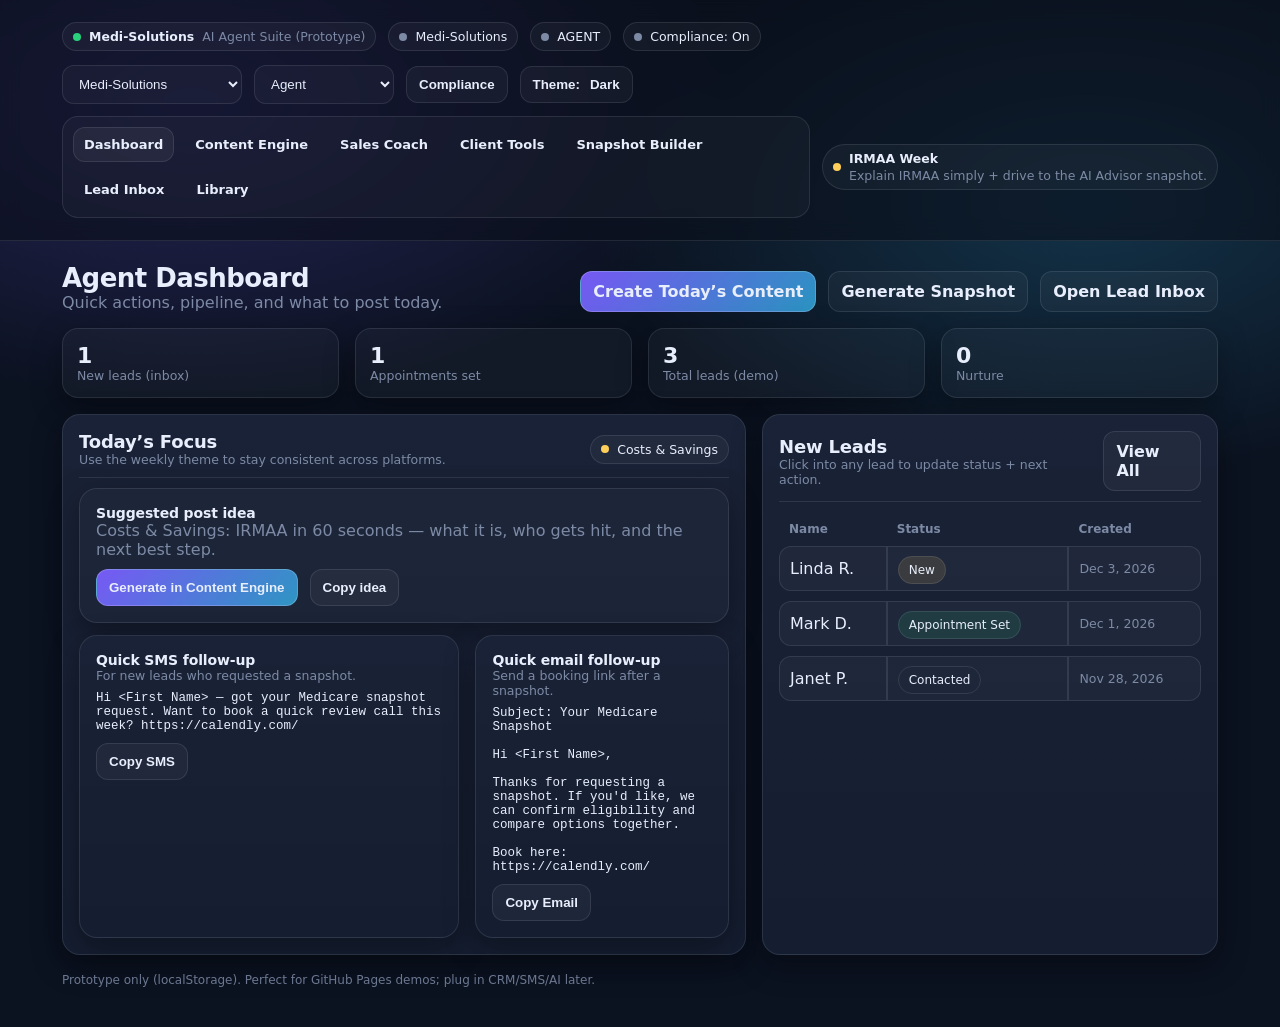
<file: dashboard.html>
<!doctype html>
<html lang="en" data-theme="dark">
<head>
  <meta charset="utf-8"/>
  <meta name="viewport" content="width=device-width, initial-scale=1"/>
  <title>Dashboard — Medi‑Solutions AI Agent Suite</title>
  <link rel="stylesheet" href="assets/css/styles.css"/>
</head>
<body>
  <div class="topbar">
    <div class="container">
      <div class="row between" style="gap:14px; flex-wrap:wrap">
        <div class="row" style="gap:12px">
          <div class="badge"><span class="dot good"></span><strong>Medi‑Solutions</strong> <span class="muted small">AI Agent Suite (Prototype)</span></div>
          <div class="badge"><span class="dot"></span><span id="brandLabel">—</span></div>
          <div class="badge"><span class="dot"></span><span id="roleLabel">AGENT</span></div>
          <div class="badge"><span class="dot"></span><span id="complianceLabel">Compliance: On</span></div>
        </div>
        <div class="row" style="flex-wrap:wrap; justify-content:flex-end">
          <select id="brandSelect" class="input" style="width:180px">
            <option>Medi‑Solutions</option>
            <option>First Jersey</option>
            <option>Neutral Medicare Advisor</option>
          </select>
          <select id="roleSelect" class="input" style="width:140px">
            <option value="agent">Agent</option>
            <option value="manager">Manager</option>
            <option value="admin">Admin</option>
          </select>
          <button class="btn" id="toggleCompliance">Compliance</button>
          <button class="btn" id="toggleTheme">Theme: <span id="themeLabel">Dark</span></button>
        </div>
      </div>
      <div class="row between" style="margin-top:12px; gap:12px; flex-wrap:wrap">
        <div class="nav" style="flex:1">
          <a href="dashboard.html">Dashboard</a>
          <a href="content-engine.html">Content Engine</a>
          <a href="sales-coach.html">Sales Coach</a>
          <a href="client-tools.html">Client Tools</a>
          <a href="snapshot-builder.html">Snapshot Builder</a>
          <a href="leads.html">Lead Inbox</a>
          <a href="library.html">Library</a>
          <a href="admin.html" data-role="admin,manager">Admin</a>
        </div>
        <div class="badge" style="min-width:260px">
          <span class="dot warn"></span>
          <div class="col" style="gap:2px">
            <div class="small"><strong id="weeklyThemeTitle">Weekly Theme</strong></div>
            <div class="muted small" id="weeklyThemeFocus">—</div>
          </div>
        </div>
      </div>
    </div>
  </div>

  <div class="container">

<div class="row between" style="align-items:flex-end; flex-wrap:wrap">
  <div>
    <div class="h1">Agent Dashboard</div>
    <div class="muted">Quick actions, pipeline, and what to post today.</div>
  </div>
  <div class="row" style="flex-wrap:wrap">
    <a class="btn primary" href="content-engine.html">Create Today’s Content</a>
    <a class="btn" href="snapshot-builder.html">Generate Snapshot</a>
    <a class="btn" href="leads.html">Open Lead Inbox</a>
  </div>
</div>

<div class="grid cols-4" style="margin-top:16px">
  <div class="kpi card">
    <div class="num" id="kpiNew">—</div>
    <div class="lbl">New leads (inbox)</div>
  </div>
  <div class="kpi card">
    <div class="num" id="kpiAppt">—</div>
    <div class="lbl">Appointments set</div>
  </div>
  <div class="kpi card">
    <div class="num" id="kpiTotal">—</div>
    <div class="lbl">Total leads (demo)</div>
  </div>
  <div class="kpi card">
    <div class="num" id="kpiNurture">—</div>
    <div class="lbl">Nurture</div>
  </div>
</div>

<div class="grid cols-2" style="margin-top:16px">
  <div class="card pad">
    <div class="row between">
      <div>
        <div class="h2">Today’s Focus</div>
        <div class="muted small">Use the weekly theme to stay consistent across platforms.</div>
      </div>
      <span class="badge"><span class="dot warn"></span><span id="pillarBadge">—</span></span>
    </div>
    <hr/>
    <div class="card pad" style="background:rgba(255,255,255,.02)">
      <div class="h3">Suggested post idea</div>
      <div class="muted" id="postIdea">—</div>
      <div class="row" style="margin-top:10px; flex-wrap:wrap">
        <button class="btn primary" id="oneClickDraft">Generate in Content Engine</button>
        <button class="btn" id="copyIdea">Copy idea</button>
      </div>
    </div>
    <div class="grid cols-2" style="margin-top:12px">
      <div class="card pad">
        <div class="h3">Quick SMS follow-up</div>
        <div class="muted small">For new leads who requested a snapshot.</div>
        <div class="copy" id="smsTemplate" style="margin-top:8px">—</div>
        <div class="row" style="margin-top:10px">
          <button class="btn" id="copySms">Copy SMS</button>
        </div>
      </div>
      <div class="card pad">
        <div class="h3">Quick email follow-up</div>
        <div class="muted small">Send a booking link after a snapshot.</div>
        <div class="copy" id="emailTemplate" style="margin-top:8px">—</div>
        <div class="row" style="margin-top:10px">
          <button class="btn" id="copyEmail">Copy Email</button>
        </div>
      </div>
    </div>
  </div>

  <div class="card pad">
    <div class="row between">
      <div>
        <div class="h2">New Leads</div>
        <div class="muted small">Click into any lead to update status + next action.</div>
      </div>
      <a class="btn" href="leads.html">View All</a>
    </div>
    <hr/>
    <div id="miniLeads"></div>
  </div>
</div>

    <div class="footer muted">
      Prototype only (localStorage). Perfect for GitHub Pages demos; plug in CRM/SMS/AI later.
    </div>
  </div>

  <script src="assets/js/app.js"></script>
  <script>
    document.addEventListener("DOMContentLoaded", ()=>{
      const s = MS.loadState();
      const t = document.getElementById("weeklyThemeTitle");
      const f = document.getElementById("weeklyThemeFocus");
      if(t) t.textContent = s.weeklyTheme.title || "Weekly Theme";
      if(f) f.textContent = s.weeklyTheme.focus || "";
    });
  </script>
  
<script src="assets/js/leads.js"></script>
<script>
document.addEventListener("DOMContentLoaded", ()=>{
  const s = MS.loadState();
  const k = MS.kpiFromLeads(s.leads||[]);
  document.getElementById("kpiNew").textContent = k.newCount;
  document.getElementById("kpiAppt").textContent = k.appt;
  document.getElementById("kpiTotal").textContent = k.total;
  document.getElementById("kpiNurture").textContent = k.nurture;
  document.getElementById("pillarBadge").textContent = s.weeklyTheme.pillar || "—";

  const idea = `${s.weeklyTheme.pillar}: IRMAA in 60 seconds — what it is, who gets hit, and the next best step.`;
  document.getElementById("postIdea").textContent = idea;

  const sms = `Hi <First Name> — got your Medicare snapshot request. Want to book a quick review call this week? ${s.settings.bookingUrl}`;
  const eml = `Subject: Your Medicare Snapshot\n\nHi <First Name>,\n\nThanks for requesting a snapshot. If you'd like, we can confirm eligibility and compare options together.\n\nBook here: ${s.settings.bookingUrl}\n`;
  document.getElementById("smsTemplate").textContent = sms;
  document.getElementById("emailTemplate").textContent = eml;

  document.getElementById("copyIdea").onclick=()=>MS.copyToClipboard(idea);
  document.getElementById("copySms").onclick=()=>MS.copyToClipboard(sms);
  document.getElementById("copyEmail").onclick=()=>MS.copyToClipboard(eml);

  document.getElementById("oneClickDraft").onclick=()=>{
    localStorage.setItem("ms_oneclick_payload", JSON.stringify({pillar:s.weeklyTheme.pillar, topic:"IRMAA explained in plain English", angle:"Who it impacts + what to do next"}));
    location.href = "content-engine.html";
  };

  // mini leads
  const leads = (s.leads||[]).slice(0,5);
  const rows = leads.map(l=>`<tr>
    <td>${MS.escapeHtml(l.name||"")}</td>
    <td><span class="pill ${l.status==="New"?"warn":l.status==="Appointment Set"?"good":""}">${MS.escapeHtml(l.status||"")}</span></td>
    <td class="small muted">${MS.formatDate(l.createdAt)}</td>
  </tr>`).join("");
  document.getElementById("miniLeads").innerHTML = `
    <table class="table">
      <thead><tr><th>Name</th><th>Status</th><th>Created</th></tr></thead>
      <tbody>${rows}</tbody>
    </table>`;
});
</script>

</body>
</html>
</file>
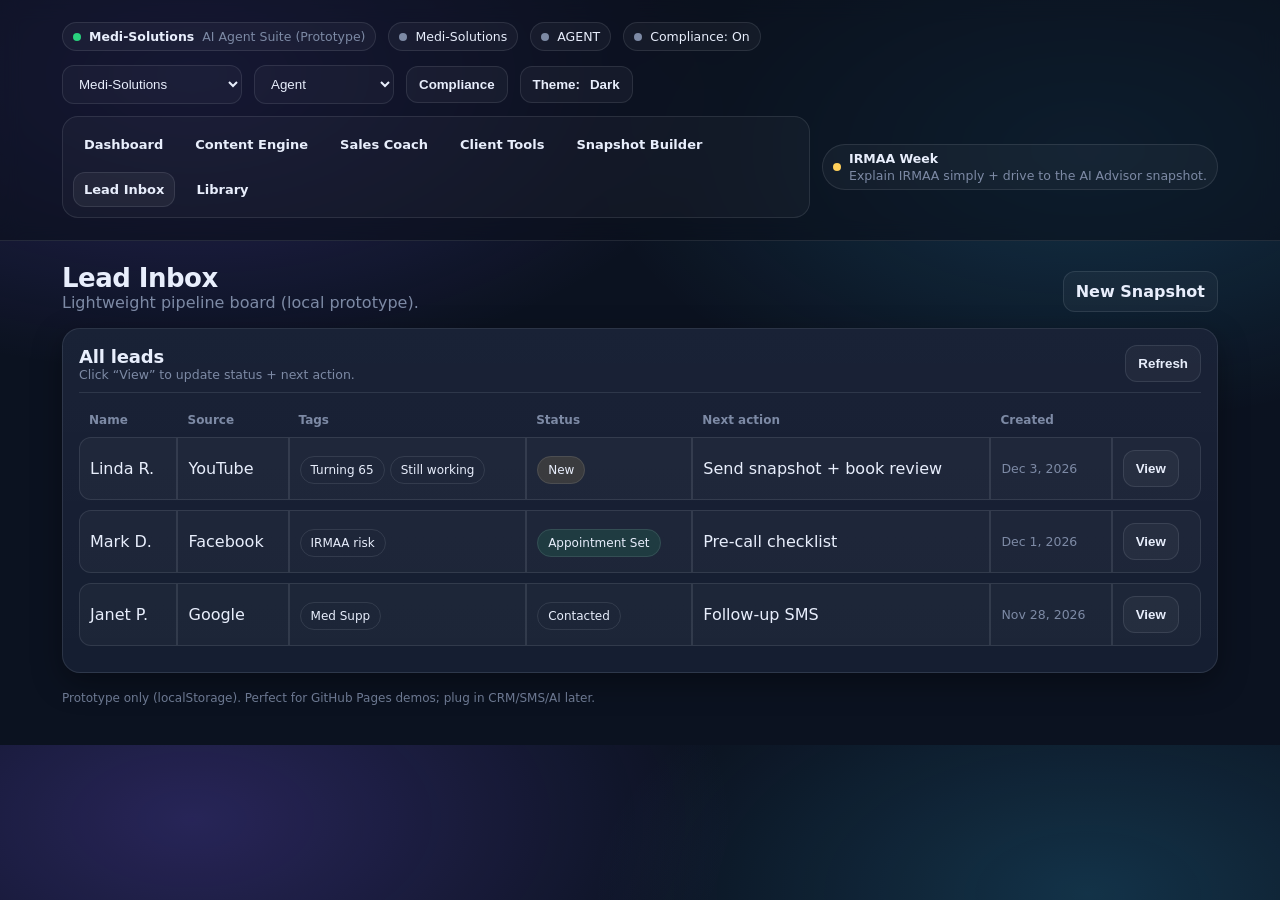
<file: leads.html>
<!doctype html>
<html lang="en" data-theme="dark">
<head>
  <meta charset="utf-8"/>
  <meta name="viewport" content="width=device-width, initial-scale=1"/>
  <title>Lead Inbox — Medi‑Solutions AI Agent Suite</title>
  <link rel="stylesheet" href="assets/css/styles.css"/>
</head>
<body>
  <div class="topbar">
    <div class="container">
      <div class="row between" style="gap:14px; flex-wrap:wrap">
        <div class="row" style="gap:12px">
          <div class="badge"><span class="dot good"></span><strong>Medi‑Solutions</strong> <span class="muted small">AI Agent Suite (Prototype)</span></div>
          <div class="badge"><span class="dot"></span><span id="brandLabel">—</span></div>
          <div class="badge"><span class="dot"></span><span id="roleLabel">AGENT</span></div>
          <div class="badge"><span class="dot"></span><span id="complianceLabel">Compliance: On</span></div>
        </div>
        <div class="row" style="flex-wrap:wrap; justify-content:flex-end">
          <select id="brandSelect" class="input" style="width:180px">
            <option>Medi‑Solutions</option>
            <option>First Jersey</option>
            <option>Neutral Medicare Advisor</option>
          </select>
          <select id="roleSelect" class="input" style="width:140px">
            <option value="agent">Agent</option>
            <option value="manager">Manager</option>
            <option value="admin">Admin</option>
          </select>
          <button class="btn" id="toggleCompliance">Compliance</button>
          <button class="btn" id="toggleTheme">Theme: <span id="themeLabel">Dark</span></button>
        </div>
      </div>
      <div class="row between" style="margin-top:12px; gap:12px; flex-wrap:wrap">
        <div class="nav" style="flex:1">
          <a href="dashboard.html">Dashboard</a>
          <a href="content-engine.html">Content Engine</a>
          <a href="sales-coach.html">Sales Coach</a>
          <a href="client-tools.html">Client Tools</a>
          <a href="snapshot-builder.html">Snapshot Builder</a>
          <a href="leads.html">Lead Inbox</a>
          <a href="library.html">Library</a>
          <a href="admin.html" data-role="admin,manager">Admin</a>
        </div>
        <div class="badge" style="min-width:260px">
          <span class="dot warn"></span>
          <div class="col" style="gap:2px">
            <div class="small"><strong id="weeklyThemeTitle">Weekly Theme</strong></div>
            <div class="muted small" id="weeklyThemeFocus">—</div>
          </div>
        </div>
      </div>
    </div>
  </div>

  <div class="container">

<div class="row between" style="align-items:flex-end; flex-wrap:wrap">
  <div>
    <div class="h1">Lead Inbox</div>
    <div class="muted">Lightweight pipeline board (local prototype).</div>
  </div>
  <div class="row" style="flex-wrap:wrap">
    <a class="btn" href="snapshot-builder.html">New Snapshot</a>
    <button class="btn danger" id="clearLeads" data-role="admin,manager">Clear demo leads</button>
  </div>
</div>

<div class="card pad" style="margin-top:16px">
  <div class="row between">
    <div>
      <div class="h2">All leads</div>
      <div class="muted small">Click “View” to update status + next action.</div>
    </div>
    <button class="btn" id="refresh">Refresh</button>
  </div>
  <hr/>
  <div id="leadsTable"></div>
</div>

<div id="leadModal" style="display:none; position:fixed; inset:0; background:rgba(0,0,0,.55); z-index:100">
  <div class="container" style="max-width:980px; margin-top:60px">
    <div class="card pad">
      <div class="row between">
        <div class="h2">Lead Details</div>
        <button class="btn" onclick="Leads.closeLeadModal()">Close</button>
      </div>
      <hr/>
      <div id="leadModalBody"></div>
    </div>
  </div>
</div>

    <div class="footer muted">
      Prototype only (localStorage). Perfect for GitHub Pages demos; plug in CRM/SMS/AI later.
    </div>
  </div>

  <script src="assets/js/app.js"></script>
  <script>
    document.addEventListener("DOMContentLoaded", ()=>{
      const s = MS.loadState();
      const t = document.getElementById("weeklyThemeTitle");
      const f = document.getElementById("weeklyThemeFocus");
      if(t) t.textContent = s.weeklyTheme.title || "Weekly Theme";
      if(f) f.textContent = s.weeklyTheme.focus || "";
    });
  </script>
  
<script src="assets/js/leads.js"></script>
<script>
document.addEventListener("DOMContentLoaded", ()=>{
  Leads.renderLeadsTable("leadsTable");
  document.getElementById("refresh").onclick=()=>Leads.renderLeadsTable("leadsTable");
  const clear = document.getElementById("clearLeads");
  if(clear){
    clear.onclick=()=>{
      MS.updateState(st=>{ st.leads = []; });
      MS.toast("Cleared.");
      Leads.renderLeadsTable("leadsTable");
    };
  }
});
</script>

</body>
</html>
</file>
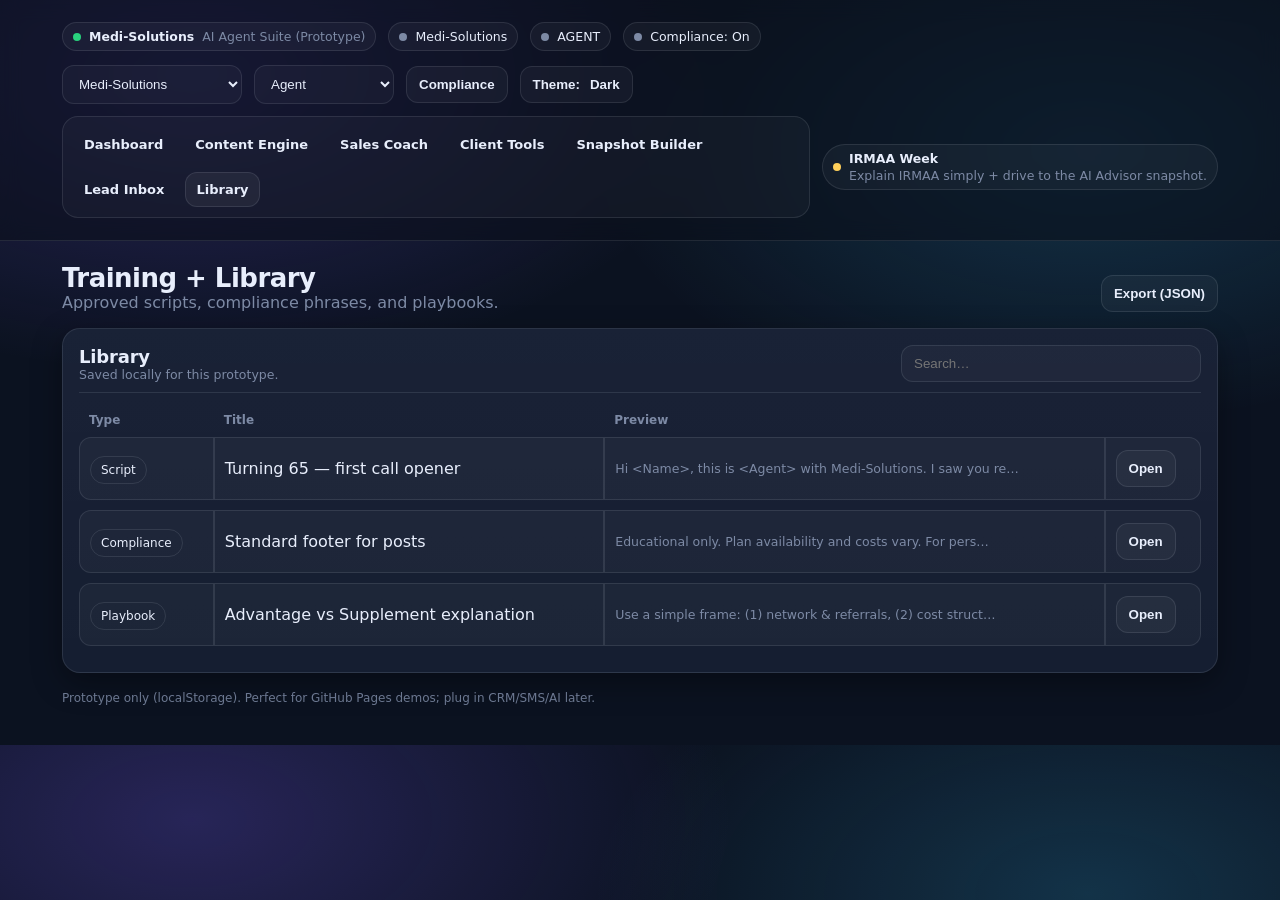
<file: library.html>
<!doctype html>
<html lang="en" data-theme="dark">
<head>
  <meta charset="utf-8"/>
  <meta name="viewport" content="width=device-width, initial-scale=1"/>
  <title>Library — Medi‑Solutions AI Agent Suite</title>
  <link rel="stylesheet" href="assets/css/styles.css"/>
</head>
<body>
  <div class="topbar">
    <div class="container">
      <div class="row between" style="gap:14px; flex-wrap:wrap">
        <div class="row" style="gap:12px">
          <div class="badge"><span class="dot good"></span><strong>Medi‑Solutions</strong> <span class="muted small">AI Agent Suite (Prototype)</span></div>
          <div class="badge"><span class="dot"></span><span id="brandLabel">—</span></div>
          <div class="badge"><span class="dot"></span><span id="roleLabel">AGENT</span></div>
          <div class="badge"><span class="dot"></span><span id="complianceLabel">Compliance: On</span></div>
        </div>
        <div class="row" style="flex-wrap:wrap; justify-content:flex-end">
          <select id="brandSelect" class="input" style="width:180px">
            <option>Medi‑Solutions</option>
            <option>First Jersey</option>
            <option>Neutral Medicare Advisor</option>
          </select>
          <select id="roleSelect" class="input" style="width:140px">
            <option value="agent">Agent</option>
            <option value="manager">Manager</option>
            <option value="admin">Admin</option>
          </select>
          <button class="btn" id="toggleCompliance">Compliance</button>
          <button class="btn" id="toggleTheme">Theme: <span id="themeLabel">Dark</span></button>
        </div>
      </div>
      <div class="row between" style="margin-top:12px; gap:12px; flex-wrap:wrap">
        <div class="nav" style="flex:1">
          <a href="dashboard.html">Dashboard</a>
          <a href="content-engine.html">Content Engine</a>
          <a href="sales-coach.html">Sales Coach</a>
          <a href="client-tools.html">Client Tools</a>
          <a href="snapshot-builder.html">Snapshot Builder</a>
          <a href="leads.html">Lead Inbox</a>
          <a href="library.html">Library</a>
          <a href="admin.html" data-role="admin,manager">Admin</a>
        </div>
        <div class="badge" style="min-width:260px">
          <span class="dot warn"></span>
          <div class="col" style="gap:2px">
            <div class="small"><strong id="weeklyThemeTitle">Weekly Theme</strong></div>
            <div class="muted small" id="weeklyThemeFocus">—</div>
          </div>
        </div>
      </div>
    </div>
  </div>

  <div class="container">

<div class="row between" style="align-items:flex-end; flex-wrap:wrap">
  <div>
    <div class="h1">Training + Library</div>
    <div class="muted">Approved scripts, compliance phrases, and playbooks.</div>
  </div>
  <div class="row" style="flex-wrap:wrap">
    <button class="btn" id="addItem" data-role="admin,manager">Add item</button>
    <button class="btn" id="exportLib">Export (JSON)</button>
  </div>
</div>

<div class="card pad" style="margin-top:16px">
  <div class="row between">
    <div>
      <div class="h2">Library</div>
      <div class="muted small">Saved locally for this prototype.</div>
    </div>
    <input class="input" id="q" style="max-width:300px" placeholder="Search…"/>
  </div>
  <hr/>
  <div id="lib"></div>
</div>

<div id="libModal" style="display:none; position:fixed; inset:0; background:rgba(0,0,0,.55); z-index:100">
  <div class="container" style="max-width:980px; margin-top:60px">
    <div class="card pad">
      <div class="row between">
        <div class="h2">Library Item</div>
        <button class="btn" id="closeLib">Close</button>
      </div>
      <hr/>
      <div class="grid cols-2">
        <div>
          <label>Type</label>
          <select class="input" id="liType">
            <option>Script</option><option>Compliance</option><option>Playbook</option><option>Template</option>
          </select>
          <label style="margin-top:10px">Title</label>
          <input class="input" id="liTitle"/>
        </div>
        <div>
          <label>Body</label>
          <textarea class="input" id="liBody"></textarea>
        </div>
      </div>
      <div class="row" style="margin-top:12px; flex-wrap:wrap">
        <button class="btn primary" id="saveLib">Save</button>
        <button class="btn danger" id="deleteLib">Delete</button>
      </div>
    </div>
  </div>
</div>

    <div class="footer muted">
      Prototype only (localStorage). Perfect for GitHub Pages demos; plug in CRM/SMS/AI later.
    </div>
  </div>

  <script src="assets/js/app.js"></script>
  <script>
    document.addEventListener("DOMContentLoaded", ()=>{
      const s = MS.loadState();
      const t = document.getElementById("weeklyThemeTitle");
      const f = document.getElementById("weeklyThemeFocus");
      if(t) t.textContent = s.weeklyTheme.title || "Weekly Theme";
      if(f) f.textContent = s.weeklyTheme.focus || "";
    });
  </script>
  
<script>
function render(){
  const s = MS.loadState();
  const q = (document.getElementById("q").value||"").toLowerCase();
  const items = (s.library||[]).filter(x=>{
    const blob = (x.title+" "+x.body+" "+x.type).toLowerCase();
    return !q || blob.includes(q);
  });
  const rows = items.map(i=>`<tr>
    <td><span class="pill">${MS.escapeHtml(i.type)}</span></td>
    <td>${MS.escapeHtml(i.title)}</td>
    <td class="small muted">${MS.escapeHtml((i.body||"").slice(0,60))}${(i.body||"").length>60?"…":""}</td>
    <td><button class="btn" data-open="${i.id}">Open</button></td>
  </tr>`).join("");
  document.getElementById("lib").innerHTML = `
    <table class="table">
      <thead><tr><th>Type</th><th>Title</th><th>Preview</th><th></th></tr></thead>
      <tbody>${rows}</tbody>
    </table>`;
  document.querySelectorAll("button[data-open]").forEach(b=>b.onclick=()=>openItem(b.dataset.open));
}
function openItem(id){
  const s = MS.loadState();
  const it = s.library.find(x=>x.id===id);
  if(!it) return;
  window.__libId = id;
  document.getElementById("liType").value = it.type;
  document.getElementById("liTitle").value = it.title;
  document.getElementById("liBody").value = it.body;
  document.getElementById("libModal").style.display="block";
}
function close(){ document.getElementById("libModal").style.display="none"; }

document.addEventListener("DOMContentLoaded", ()=>{
  document.getElementById("q").addEventListener("input", render);
  const add = document.getElementById("addItem");
  if(add){
    add.onclick=()=>{
      window.__libId = null;
      document.getElementById("liType").value="Script";
      document.getElementById("liTitle").value="";
      document.getElementById("liBody").value="";
      document.getElementById("libModal").style.display="block";
    };
  }
  document.getElementById("closeLib").onclick=close;

  document.getElementById("saveLib").onclick=()=>{
    const payload = {
      type: document.getElementById("liType").value,
      title: document.getElementById("liTitle").value,
      body: document.getElementById("liBody").value
    };
    MS.updateState(st=>{
      if(window.__libId){
        const it = st.library.find(x=>x.id===window.__libId);
        if(it) Object.assign(it, payload);
      }else{
        st.library.unshift(Object.assign({id: MS.uid()}, payload));
      }
    });
    MS.toast("Saved.");
    close(); render();
  };

  document.getElementById("deleteLib").onclick=()=>{
    if(!window.__libId){ close(); return; }
    MS.updateState(st=>{ st.library = st.library.filter(x=>x.id!==window.__libId); });
    MS.toast("Deleted.");
    close(); render();
  };

  document.getElementById("exportLib").onclick=()=>{
    const s = MS.loadState();
    MS.copyToClipboard(JSON.stringify(s.library||[], null, 2));
  };

  render();
});
</script>

</body>
</html>
</file>
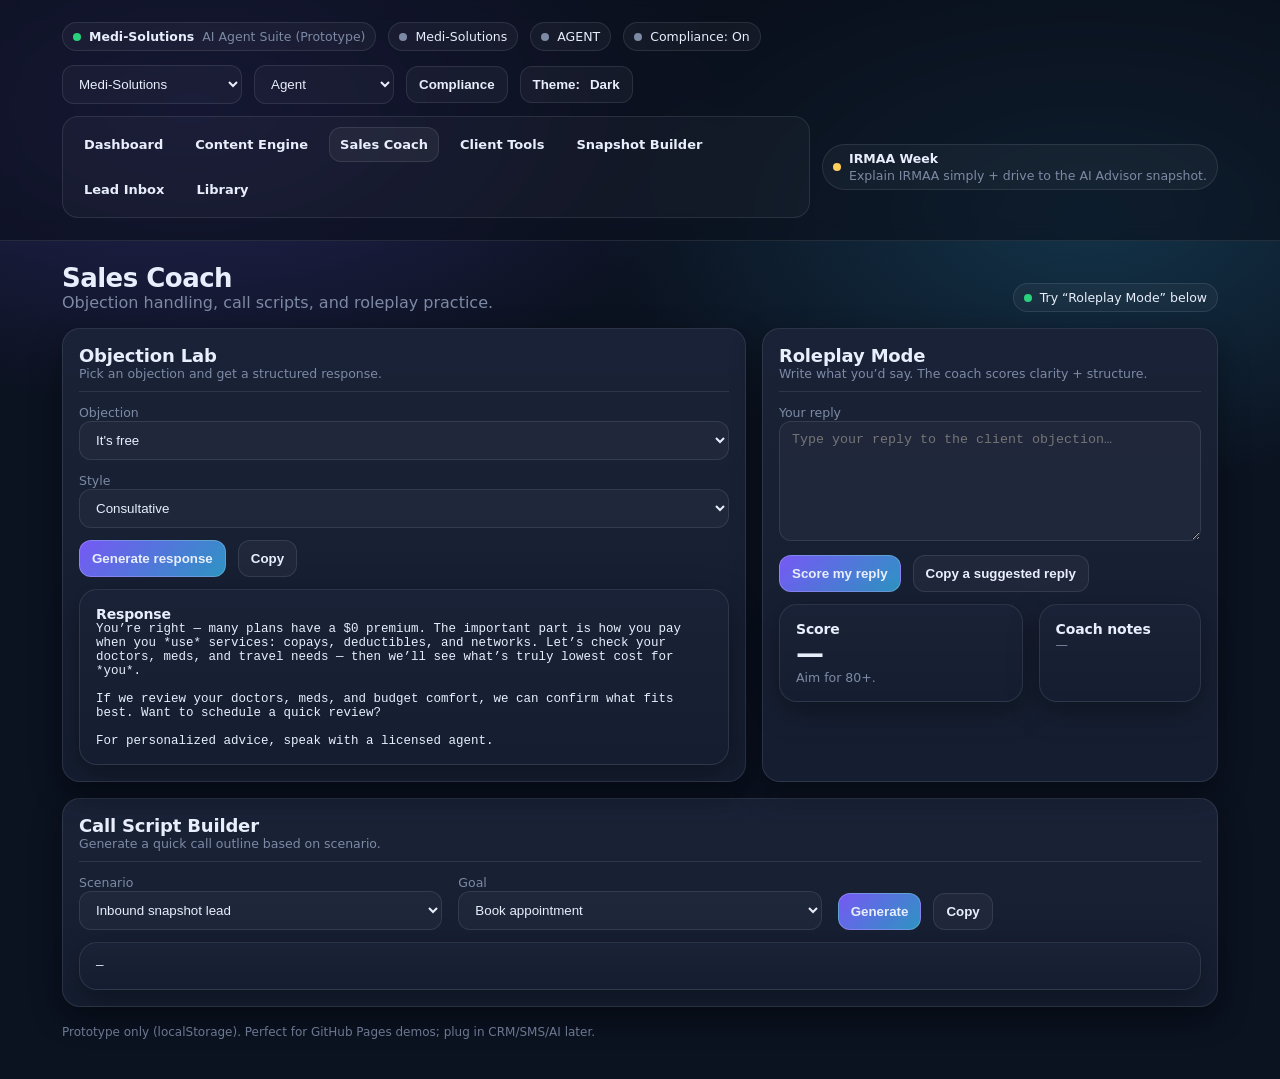
<file: sales-coach.html>
<!doctype html>
<html lang="en" data-theme="dark">
<head>
  <meta charset="utf-8"/>
  <meta name="viewport" content="width=device-width, initial-scale=1"/>
  <title>Sales Coach — Medi‑Solutions AI Agent Suite</title>
  <link rel="stylesheet" href="assets/css/styles.css"/>
</head>
<body>
  <div class="topbar">
    <div class="container">
      <div class="row between" style="gap:14px; flex-wrap:wrap">
        <div class="row" style="gap:12px">
          <div class="badge"><span class="dot good"></span><strong>Medi‑Solutions</strong> <span class="muted small">AI Agent Suite (Prototype)</span></div>
          <div class="badge"><span class="dot"></span><span id="brandLabel">—</span></div>
          <div class="badge"><span class="dot"></span><span id="roleLabel">AGENT</span></div>
          <div class="badge"><span class="dot"></span><span id="complianceLabel">Compliance: On</span></div>
        </div>
        <div class="row" style="flex-wrap:wrap; justify-content:flex-end">
          <select id="brandSelect" class="input" style="width:180px">
            <option>Medi‑Solutions</option>
            <option>First Jersey</option>
            <option>Neutral Medicare Advisor</option>
          </select>
          <select id="roleSelect" class="input" style="width:140px">
            <option value="agent">Agent</option>
            <option value="manager">Manager</option>
            <option value="admin">Admin</option>
          </select>
          <button class="btn" id="toggleCompliance">Compliance</button>
          <button class="btn" id="toggleTheme">Theme: <span id="themeLabel">Dark</span></button>
        </div>
      </div>
      <div class="row between" style="margin-top:12px; gap:12px; flex-wrap:wrap">
        <div class="nav" style="flex:1">
          <a href="dashboard.html">Dashboard</a>
          <a href="content-engine.html">Content Engine</a>
          <a href="sales-coach.html">Sales Coach</a>
          <a href="client-tools.html">Client Tools</a>
          <a href="snapshot-builder.html">Snapshot Builder</a>
          <a href="leads.html">Lead Inbox</a>
          <a href="library.html">Library</a>
          <a href="admin.html" data-role="admin,manager">Admin</a>
        </div>
        <div class="badge" style="min-width:260px">
          <span class="dot warn"></span>
          <div class="col" style="gap:2px">
            <div class="small"><strong id="weeklyThemeTitle">Weekly Theme</strong></div>
            <div class="muted small" id="weeklyThemeFocus">—</div>
          </div>
        </div>
      </div>
    </div>
  </div>

  <div class="container">

<div class="row between" style="align-items:flex-end; flex-wrap:wrap">
  <div>
    <div class="h1">Sales Coach</div>
    <div class="muted">Objection handling, call scripts, and roleplay practice.</div>
  </div>
  <div class="badge"><span class="dot good"></span><span class="small">Try “Roleplay Mode” below</span></div>
</div>

<div class="grid cols-2" style="margin-top:16px">
  <div class="card pad">
    <div class="h2">Objection Lab</div>
    <div class="muted small">Pick an objection and get a structured response.</div>
    <hr/>
    <label>Objection</label>
    <select id="objection" class="input">
      <option>It's free</option>
      <option>Cheapest plan</option>
      <option>I'll wait</option>
      <option>Still working</option>
    </select>
    <div style="margin-top:10px">
      <label>Style</label>
      <select id="style" class="input">
        <option>Consultative</option>
        <option>Direct</option>
        <option>Story</option>
      </select>
    </div>
    <div class="row" style="margin-top:12px; flex-wrap:wrap">
      <button class="btn primary" id="genResponse">Generate response</button>
      <button class="btn" id="copyResponse">Copy</button>
    </div>
    <div class="card pad" style="margin-top:12px">
      <div class="h3">Response</div>
      <div class="copy" id="responseText">—</div>
    </div>
  </div>

  <div class="card pad">
    <div class="h2">Roleplay Mode</div>
    <div class="muted small">Write what you’d say. The coach scores clarity + structure.</div>
    <hr/>
    <label>Your reply</label>
    <textarea id="agentReply" class="input" placeholder="Type your reply to the client objection…"></textarea>
    <div class="row" style="margin-top:10px; flex-wrap:wrap">
      <button class="btn primary" id="score">Score my reply</button>
      <button class="btn" id="copyRoleplayTemplate">Copy a suggested reply</button>
    </div>
    <div class="grid cols-2" style="margin-top:12px">
      <div class="card pad">
        <div class="h3">Score</div>
        <div class="num" id="scoreNum" style="font-size:28px; font-weight:850">—</div>
        <div class="muted small">Aim for 80+.</div>
      </div>
      <div class="card pad">
        <div class="h3">Coach notes</div>
        <div class="muted small" id="notes">—</div>
      </div>
    </div>
  </div>
</div>

<div class="card pad" style="margin-top:16px">
  <div class="h2">Call Script Builder</div>
  <div class="muted small">Generate a quick call outline based on scenario.</div>
  <hr/>
  <div class="grid cols-3">
    <div>
      <label>Scenario</label>
      <select id="scenario" class="input">
        <option>Inbound snapshot lead</option>
        <option>Turning 65 soon</option>
        <option>Still working at 65</option>
        <option>Annual review</option>
      </select>
    </div>
    <div>
      <label>Goal</label>
      <select id="callGoal" class="input">
        <option>Book appointment</option>
        <option>Confirm eligibility/timing</option>
        <option>Collect doctors & meds</option>
      </select>
    </div>
    <div class="row" style="align-items:flex-end">
      <button class="btn primary" id="genCall">Generate</button>
      <button class="btn" id="copyCall">Copy</button>
    </div>
  </div>
  <div class="card pad" style="margin-top:12px">
    <div class="copy" id="callOut">—</div>
  </div>
</div>

    <div class="footer muted">
      Prototype only (localStorage). Perfect for GitHub Pages demos; plug in CRM/SMS/AI later.
    </div>
  </div>

  <script src="assets/js/app.js"></script>
  <script>
    document.addEventListener("DOMContentLoaded", ()=>{
      const s = MS.loadState();
      const t = document.getElementById("weeklyThemeTitle");
      const f = document.getElementById("weeklyThemeFocus");
      if(t) t.textContent = s.weeklyTheme.title || "Weekly Theme";
      if(f) f.textContent = s.weeklyTheme.focus || "";
    });
  </script>
  
<script src="assets/js/roleplay.js"></script>
<script>
document.addEventListener("DOMContentLoaded", ()=>{
  const render = ()=>{
    const objection = document.getElementById("objection").value;
    const style = document.getElementById("style").value;
    const text = Coach.generateObjectionResponse(objection, style);
    document.getElementById("responseText").textContent = text;
    window.__resp = text;
  };

  document.getElementById("genResponse").onclick=render;
  document.getElementById("copyResponse").onclick=()=>MS.copyToClipboard(window.__resp || "");
  render();

  document.getElementById("score").onclick=()=>{
    const txt = document.getElementById("agentReply").value;
    const res = Coach.scoreReply(txt);
    document.getElementById("scoreNum").textContent = res.score;
    document.getElementById("notes").textContent = res.notes.join(" ");
  };

  document.getElementById("copyRoleplayTemplate").onclick=()=>{
    MS.copyToClipboard(window.__resp || "");
  };

  document.getElementById("genCall").onclick=()=>{
    const s = MS.loadState();
    const scenario = document.getElementById("scenario").value;
    const goal = document.getElementById("callGoal").value;
    const out = [
      `CALL OUTLINE — ${scenario}`,
      ``,
      `1) Opener (friendly + reason for call)`,
      `2) 2 qualifying questions (still working? doctors/meds?)`,
      `3) Explain the one key rule relevant to the scenario`,
      `4) Set expectation: compare options in their zip + confirm eligibility`,
      `5) Close: ${goal} (offer two time slots)`,
      ``,
      `CTA: Book here: ${s.settings.bookingUrl}`,
      s.session.complianceMode ? `\n${s.templates.compliancePhrases[2]}` : ""
    ].join("\n");
    document.getElementById("callOut").textContent = out;
    window.__call = out;
  };

  document.getElementById("copyCall").onclick=()=>MS.copyToClipboard(window.__call || "");
});
</script>

</body>
</html>
</file>
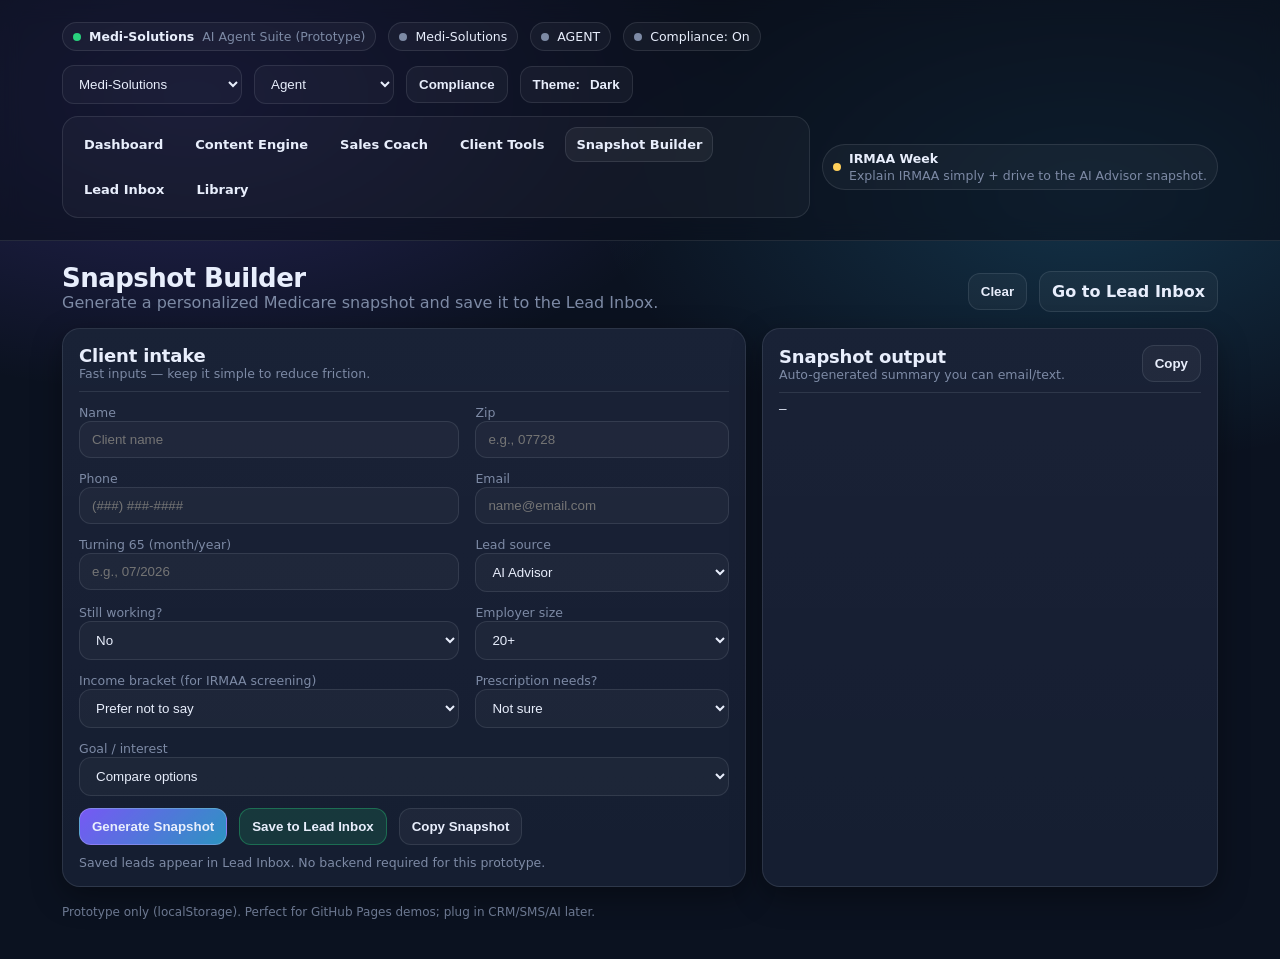
<file: snapshot-builder.html>
<!doctype html>
<html lang="en" data-theme="dark">
<head>
  <meta charset="utf-8"/>
  <meta name="viewport" content="width=device-width, initial-scale=1"/>
  <title>Snapshot Builder — Medi‑Solutions AI Agent Suite</title>
  <link rel="stylesheet" href="assets/css/styles.css"/>
</head>
<body>
  <div class="topbar">
    <div class="container">
      <div class="row between" style="gap:14px; flex-wrap:wrap">
        <div class="row" style="gap:12px">
          <div class="badge"><span class="dot good"></span><strong>Medi‑Solutions</strong> <span class="muted small">AI Agent Suite (Prototype)</span></div>
          <div class="badge"><span class="dot"></span><span id="brandLabel">—</span></div>
          <div class="badge"><span class="dot"></span><span id="roleLabel">AGENT</span></div>
          <div class="badge"><span class="dot"></span><span id="complianceLabel">Compliance: On</span></div>
        </div>
        <div class="row" style="flex-wrap:wrap; justify-content:flex-end">
          <select id="brandSelect" class="input" style="width:180px">
            <option>Medi‑Solutions</option>
            <option>First Jersey</option>
            <option>Neutral Medicare Advisor</option>
          </select>
          <select id="roleSelect" class="input" style="width:140px">
            <option value="agent">Agent</option>
            <option value="manager">Manager</option>
            <option value="admin">Admin</option>
          </select>
          <button class="btn" id="toggleCompliance">Compliance</button>
          <button class="btn" id="toggleTheme">Theme: <span id="themeLabel">Dark</span></button>
        </div>
      </div>
      <div class="row between" style="margin-top:12px; gap:12px; flex-wrap:wrap">
        <div class="nav" style="flex:1">
          <a href="dashboard.html">Dashboard</a>
          <a href="content-engine.html">Content Engine</a>
          <a href="sales-coach.html">Sales Coach</a>
          <a href="client-tools.html">Client Tools</a>
          <a href="snapshot-builder.html">Snapshot Builder</a>
          <a href="leads.html">Lead Inbox</a>
          <a href="library.html">Library</a>
          <a href="admin.html" data-role="admin,manager">Admin</a>
        </div>
        <div class="badge" style="min-width:260px">
          <span class="dot warn"></span>
          <div class="col" style="gap:2px">
            <div class="small"><strong id="weeklyThemeTitle">Weekly Theme</strong></div>
            <div class="muted small" id="weeklyThemeFocus">—</div>
          </div>
        </div>
      </div>
    </div>
  </div>

  <div class="container">

<div class="row between" style="align-items:flex-end; flex-wrap:wrap">
  <div>
    <div class="h1">Snapshot Builder</div>
    <div class="muted">Generate a personalized Medicare snapshot and save it to the Lead Inbox.</div>
  </div>
  <div class="row" style="flex-wrap:wrap">
    <button class="btn" id="clearForm">Clear</button>
    <a class="btn" href="leads.html">Go to Lead Inbox</a>
  </div>
</div>

<div class="grid cols-2" style="margin-top:16px">
  <div class="card pad">
    <div class="h2">Client intake</div>
    <div class="muted small">Fast inputs — keep it simple to reduce friction.</div>
    <hr/>
    <div class="grid cols-2">
      <div>
        <label>Name</label>
        <input class="input" id="name" placeholder="Client name"/>
      </div>
      <div>
        <label>Zip</label>
        <input class="input" id="zip" placeholder="e.g., 07728"/>
      </div>
    </div>

    <div class="grid cols-2" style="margin-top:10px">
      <div>
        <label>Phone</label>
        <input class="input" id="phone" placeholder="(###) ###‑####"/>
      </div>
      <div>
        <label>Email</label>
        <input class="input" id="email" placeholder="name@email.com"/>
      </div>
    </div>

    <div class="grid cols-2" style="margin-top:10px">
      <div>
        <label>Turning 65 (month/year)</label>
        <input class="input" id="turning65" placeholder="e.g., 07/2026"/>
      </div>
      <div>
        <label>Lead source</label>
        <select class="input" id="source">
          <option>AI Advisor</option>
          <option>YouTube</option>
          <option>Facebook</option>
          <option>Instagram</option>
          <option>TikTok</option>
          <option>Google</option>
          <option>Referral</option>
        </select>
      </div>
    </div>

    <div class="grid cols-2" style="margin-top:10px">
      <div>
        <label>Still working?</label>
        <select class="input" id="stillWorking">
          <option>No</option>
          <option>Yes</option>
        </select>
      </div>
      <div>
        <label>Employer size</label>
        <select class="input" id="employerSize">
          <option>20+</option>
          <option>Under 20</option>
          <option>Not sure</option>
        </select>
      </div>
    </div>

    <div class="grid cols-2" style="margin-top:10px">
      <div>
        <label>Income bracket (for IRMAA screening)</label>
        <select class="input" id="incomeBracket">
          <option value="">Prefer not to say</option>
          <option>Under $103k (single) / Under $206k (married)</option>
          <option>$103k–$129k / $206k–$258k</option>
          <option>$129k–$161k / $258k–$322k</option>
          <option>$161k–$193k / $322k–$386k</option>
          <option>$193k–$500k / $386k–$750k</option>
          <option>$500k+ / $750k+</option>
        </select>
      </div>
      <div>
        <label>Prescription needs?</label>
        <select class="input" id="meds">
          <option>Not sure</option>
          <option>Yes</option>
          <option>No</option>
        </select>
      </div>
    </div>

    <div style="margin-top:10px">
      <label>Goal / interest</label>
      <select class="input" id="goal">
        <option>Compare options</option>
        <option>Leaning Advantage</option>
        <option>Leaning Supplement</option>
        <option>Just need timing guidance</option>
      </select>
    </div>

    <div class="row" style="margin-top:12px; flex-wrap:wrap">
      <button class="btn primary" id="gen">Generate Snapshot</button>
      <button class="btn good" id="saveLead">Save to Lead Inbox</button>
      <button class="btn" id="copySnap">Copy Snapshot</button>
    </div>

    <div class="muted small" style="margin-top:10px">Saved leads appear in Lead Inbox. No backend required for this prototype.</div>
  </div>

  <div class="card pad">
    <div class="row between">
      <div>
        <div class="h2">Snapshot output</div>
        <div class="muted small">Auto-generated summary you can email/text.</div>
      </div>
      <button class="btn" id="copyAll">Copy</button>
    </div>
    <hr/>
    <div class="copy" id="out">—</div>
  </div>
</div>

    <div class="footer muted">
      Prototype only (localStorage). Perfect for GitHub Pages demos; plug in CRM/SMS/AI later.
    </div>
  </div>

  <script src="assets/js/app.js"></script>
  <script>
    document.addEventListener("DOMContentLoaded", ()=>{
      const s = MS.loadState();
      const t = document.getElementById("weeklyThemeTitle");
      const f = document.getElementById("weeklyThemeFocus");
      if(t) t.textContent = s.weeklyTheme.title || "Weekly Theme";
      if(f) f.textContent = s.weeklyTheme.focus || "";
    });
  </script>
  
<script src="assets/js/snapshot.js"></script>
<script>
function getForm(){
  return {
    name: document.getElementById("name").value,
    zip: document.getElementById("zip").value,
    phone: document.getElementById("phone").value,
    email: document.getElementById("email").value,
    turning65: document.getElementById("turning65").value,
    source: document.getElementById("source").value,
    stillWorking: document.getElementById("stillWorking").value,
    employerSize: document.getElementById("employerSize").value,
    incomeBracket: document.getElementById("incomeBracket").value,
    meds: document.getElementById("meds").value,
    goal: document.getElementById("goal").value
  };
}
document.addEventListener("DOMContentLoaded", ()=>{
  const out = document.getElementById("out");

  document.getElementById("gen").onclick=()=>{
    const snap = Snapshot.generateSnapshot(getForm());
    out.textContent = snap;
    window.__snap = snap;
    MS.toast("Snapshot generated.");
  };
  document.getElementById("copySnap").onclick=()=>MS.copyToClipboard(window.__snap || "");
  document.getElementById("copyAll").onclick=()=>MS.copyToClipboard(window.__snap || "");
  document.getElementById("saveLead").onclick=()=>{
    if(!window.__snap){ MS.toast("Generate snapshot first."); return; }
    Snapshot.upsertLeadFromSnapshot(getForm(), window.__snap);
    MS.toast("Saved to Lead Inbox.");
  };
  document.getElementById("clearForm").onclick=()=>{
    ["name","zip","phone","email","turning65"].forEach(id=>document.getElementById(id).value="");
    document.getElementById("incomeBracket").value="";
    out.textContent="—";
    window.__snap=null;
  };
});
</script>

</body>
</html>
</file>
<file: assets/css/styles.css>
:root{
  --bg:#0b1220;
  --card:#121b2f;
  --muted:#7d8aa5;
  --text:#e8eefc;
  --accent:#7c5cff;
  --accent2:#37c6ff;
  --good:#29d17d;
  --warn:#ffcf5a;
  --bad:#ff5a7a;
  --border:rgba(232,238,252,.10);
  --shadow: 0 10px 30px rgba(0,0,0,.35);
  --radius:18px;
  --mono: ui-monospace, SFMono-Regular, Menlo, Monaco, Consolas, "Liberation Mono", "Courier New", monospace;
  --sans: ui-sans-serif, system-ui, -apple-system, Segoe UI, Roboto, Helvetica, Arial, "Apple Color Emoji","Segoe UI Emoji";
}

html[data-theme="light"]{
  --bg:#f6f8ff;
  --card:#ffffff;
  --muted:#58637a;
  --text:#111827;
  --accent:#5b5cff;
  --accent2:#0ea5e9;
  --border:rgba(17,24,39,.10);
  --shadow: 0 10px 30px rgba(2,6,23,.10);
}

*{box-sizing:border-box}
body{
  margin:0; font-family:var(--sans);
  background: radial-gradient(900px 500px at 15% 10%, rgba(124,92,255,.25), transparent 60%),
              radial-gradient(900px 500px at 85% 20%, rgba(55,198,255,.18), transparent 55%),
              var(--bg);
  color:var(--text);
}
a{color:inherit; text-decoration:none}
.container{max-width:1200px; margin:0 auto; padding:22px}
.grid{display:grid; gap:16px}
.card{
  background: linear-gradient(180deg, rgba(255,255,255,.03), rgba(255,255,255,.01));
  background-color:var(--card);
  border:1px solid var(--border);
  border-radius:var(--radius);
  box-shadow:var(--shadow);
}
.card.pad{padding:16px}
.row{display:flex; gap:12px; align-items:center}
.col{display:flex; flex-direction:column; gap:10px}
.between{justify-content:space-between}
.muted{color:var(--muted)}
.small{font-size:12.5px}
.h1{font-size:26px; font-weight:780; letter-spacing:-.02em}
.h2{font-size:18px; font-weight:740; letter-spacing:-.01em}
.h3{font-size:14px; font-weight:720; letter-spacing:-.01em}
.badge{
  display:inline-flex; align-items:center; gap:8px;
  padding:6px 10px; border-radius:999px;
  border:1px solid var(--border);
  font-size:12.5px;
  background:rgba(255,255,255,.04);
}
.dot{width:8px; height:8px; border-radius:999px; background:var(--muted)}
.dot.good{background:var(--good)}
.dot.warn{background:var(--warn)}
.dot.bad{background:var(--bad)}
.btn{
  display:inline-flex; align-items:center; justify-content:center; gap:10px;
  padding:10px 12px; border-radius:12px;
  border:1px solid var(--border);
  background:rgba(255,255,255,.04);
  color:var(--text);
  cursor:pointer;
  font-weight:680;
}
.btn:hover{transform: translateY(-1px); transition:120ms}
.btn.primary{
  background: linear-gradient(135deg, rgba(124,92,255,.95), rgba(55,198,255,.70));
  border-color:rgba(255,255,255,.20);
}
.btn.ghost{background:transparent}
.btn.danger{background: rgba(255,90,122,.14); border-color: rgba(255,90,122,.35)}
.btn.good{background: rgba(41,209,125,.14); border-color: rgba(41,209,125,.35)}
.input, select, textarea{
  width:100%; padding:10px 12px;
  border-radius:12px;
  border:1px solid var(--border);
  background: rgba(255,255,255,.03);
  color: var(--text);
  outline:none;
}
textarea{min-height:120px; resize:vertical}
label{font-size:12.5px; color:var(--muted)}
hr{border:none; border-top:1px solid var(--border); margin:10px 0}
.kpi{
  padding:14px; border-radius:16px; border:1px solid var(--border);
  background: rgba(255,255,255,.03);
}
.kpi .num{font-size:22px; font-weight:820}
.kpi .lbl{font-size:12.5px; color:var(--muted)}
.topbar{
  position:sticky; top:0; z-index:10;
  backdrop-filter: blur(10px);
  background: rgba(10,16,28,.60);
  border-bottom:1px solid var(--border);
}
html[data-theme="light"] .topbar{background: rgba(246,248,255,.75)}
.nav{
  display:flex; gap:10px; flex-wrap:wrap;
  padding:10px; border-radius:16px;
  border:1px solid var(--border); background:rgba(255,255,255,.03);
}
.nav a{
  padding:9px 10px;
  border-radius:12px;
  border:1px solid transparent;
  font-weight:700;
  font-size:13px;
}
.nav a.active{border-color:var(--border); background:rgba(255,255,255,.05)}
.table{width:100%; border-collapse:separate; border-spacing:0 10px}
.table th{font-size:12px; text-align:left; color:var(--muted); font-weight:720; padding:0 10px}
.table td{padding:12px 10px; background:rgba(255,255,255,.03); border:1px solid var(--border)}
.table td:first-child{border-radius:12px 0 0 12px}
.table td:last-child{border-radius:0 12px 12px 0}
.pill{padding:6px 10px; border-radius:999px; border:1px solid var(--border); font-size:12px}
.pill.good{background: rgba(41,209,125,.12)}
.pill.warn{background: rgba(255,207,90,.12)}
.pill.bad{background: rgba(255,90,122,.12)}
.copy{font-family:var(--mono); font-size:12.5px; white-space:pre-wrap}
.footer{opacity:.85; font-size:12px; padding:18px 0}
@media (min-width: 900px){
  .grid.cols-2{grid-template-columns: 1.2fr .8fr}
  .grid.cols-3{grid-template-columns: 1fr 1fr 1fr}
  .grid.cols-4{grid-template-columns: 1fr 1fr 1fr 1fr}
}
</file>
